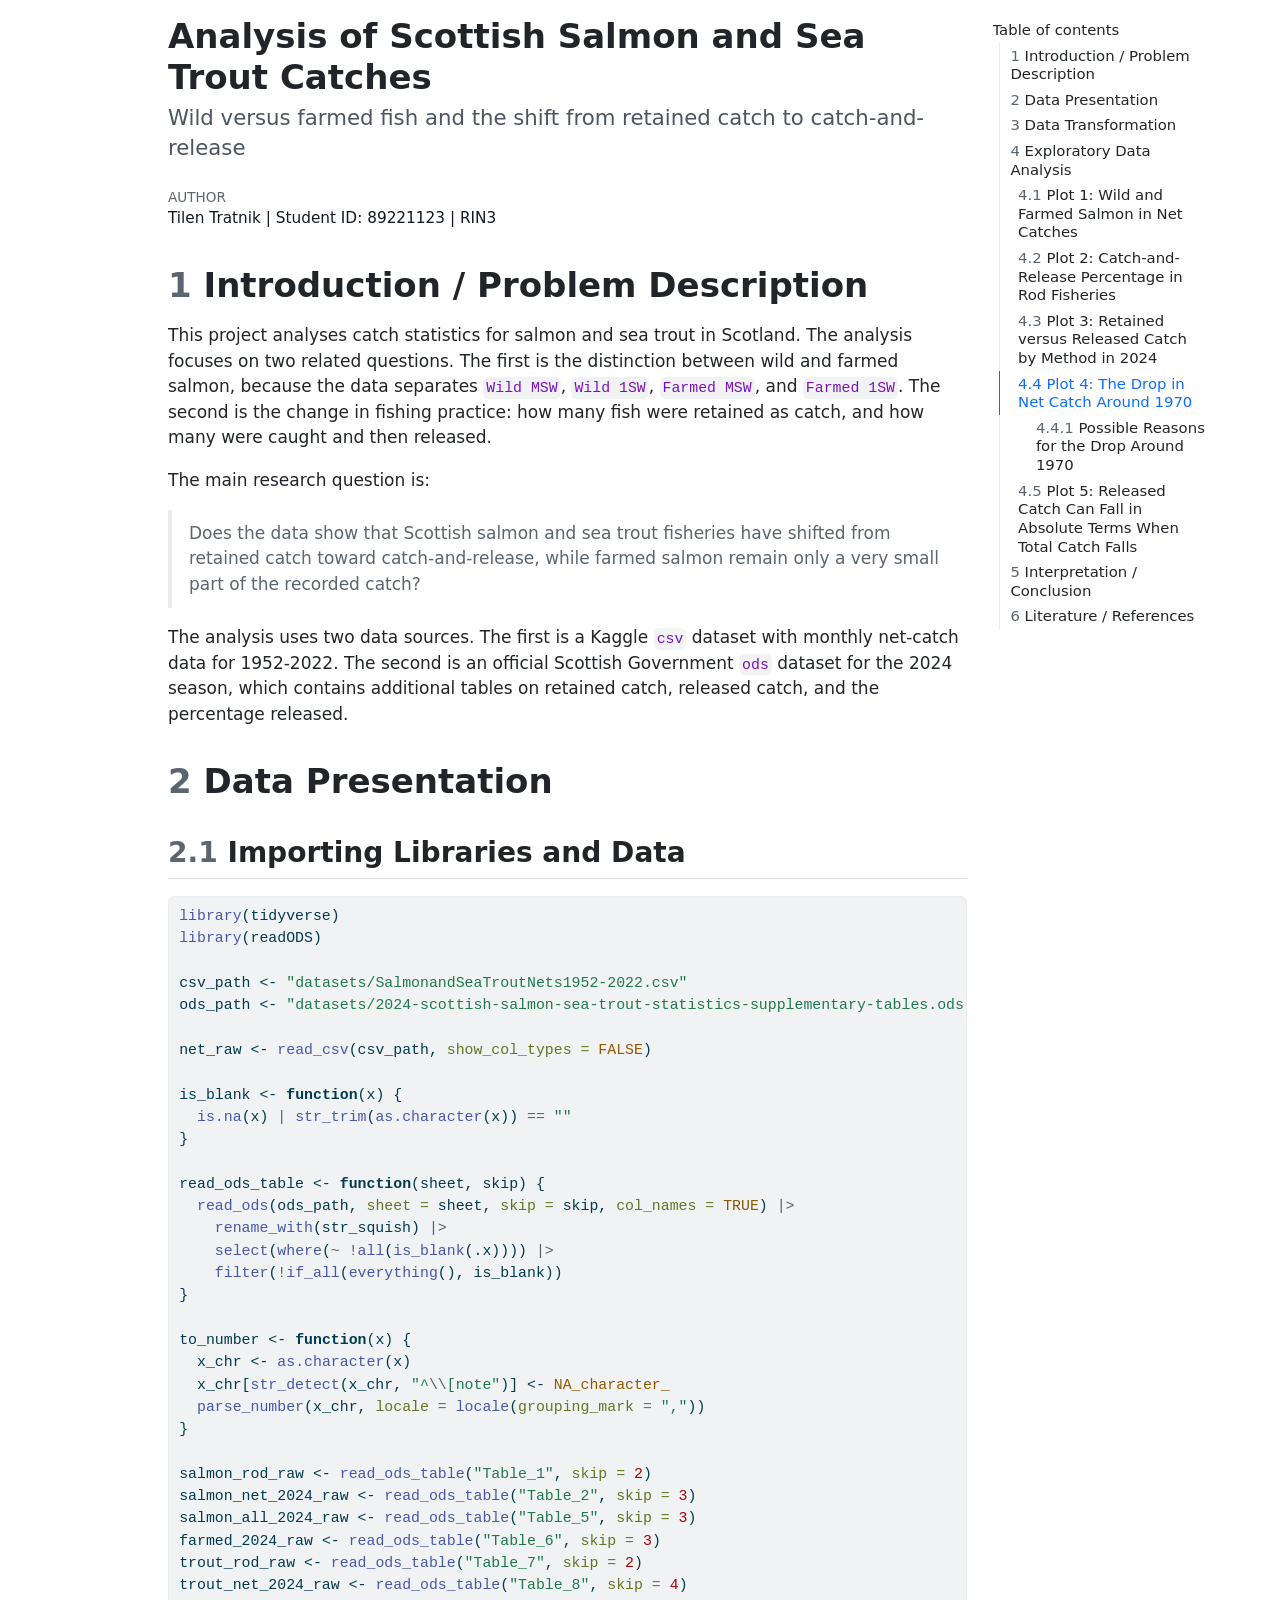
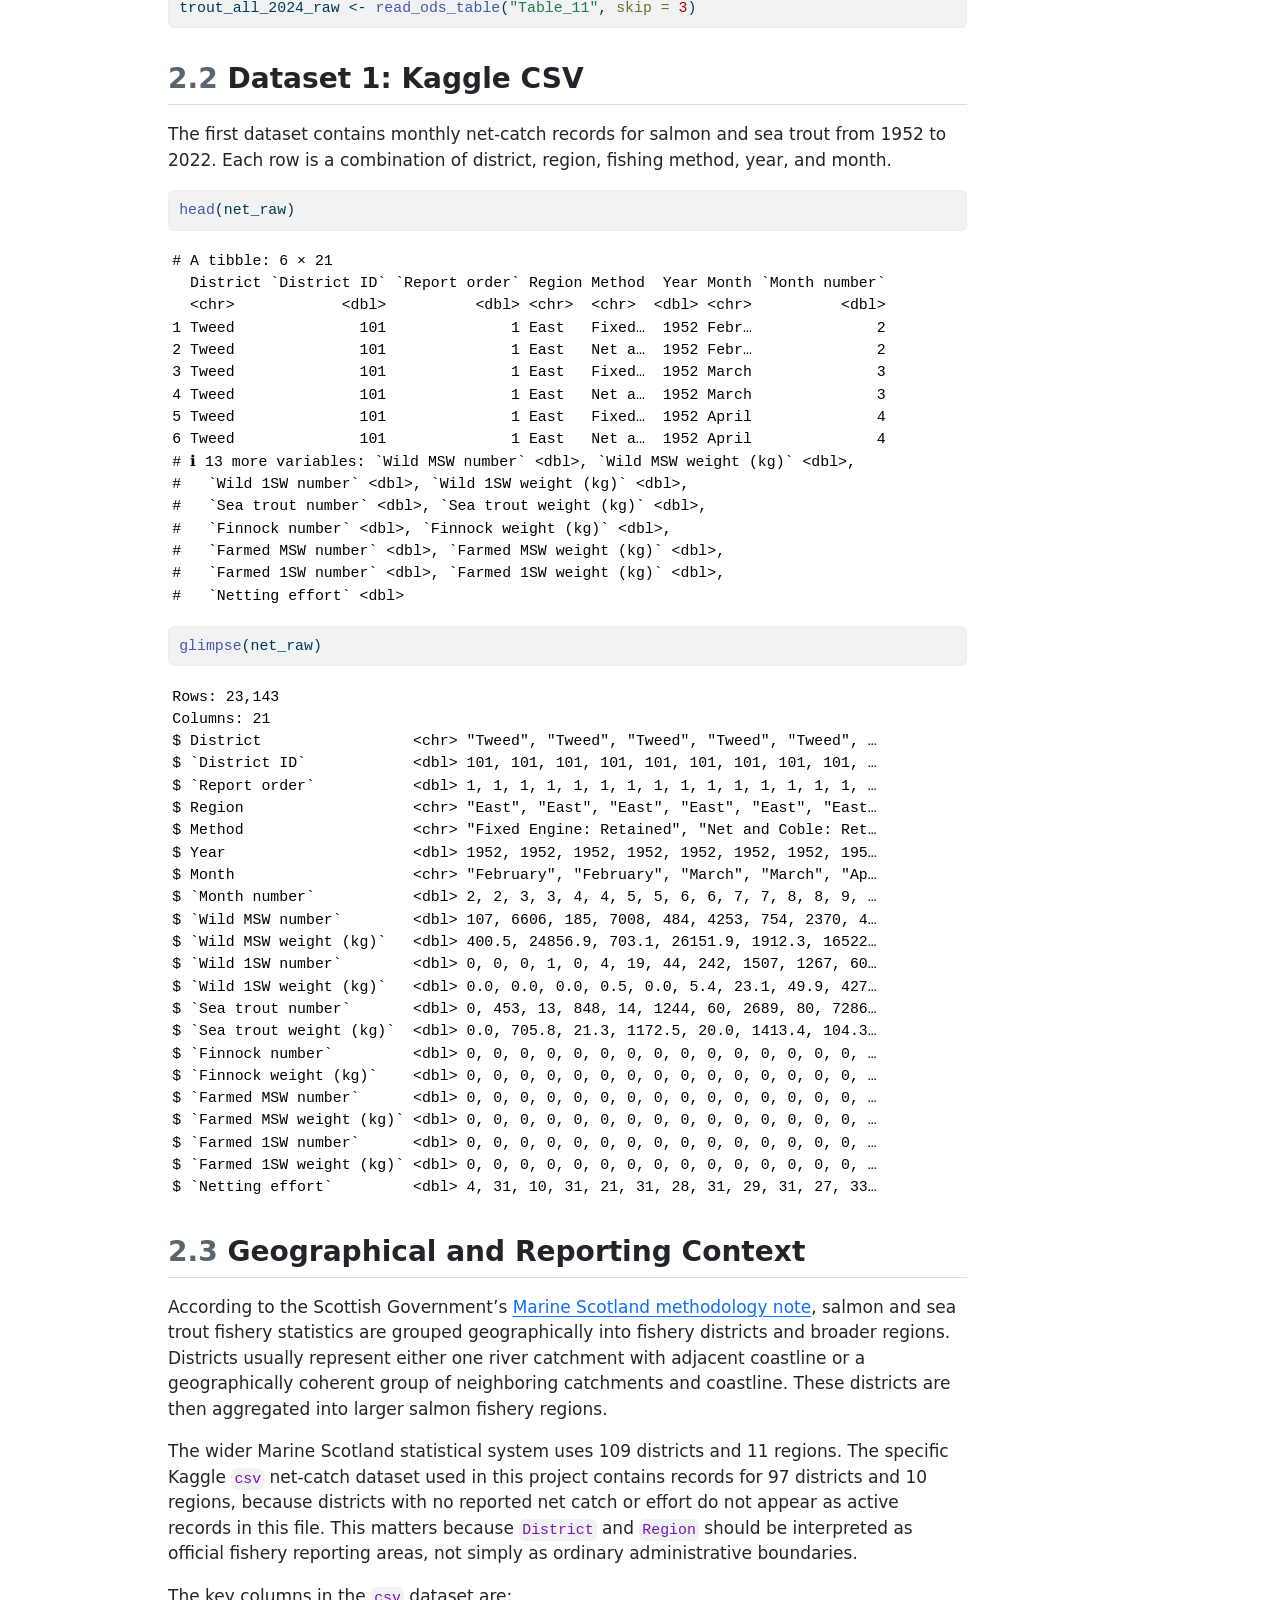
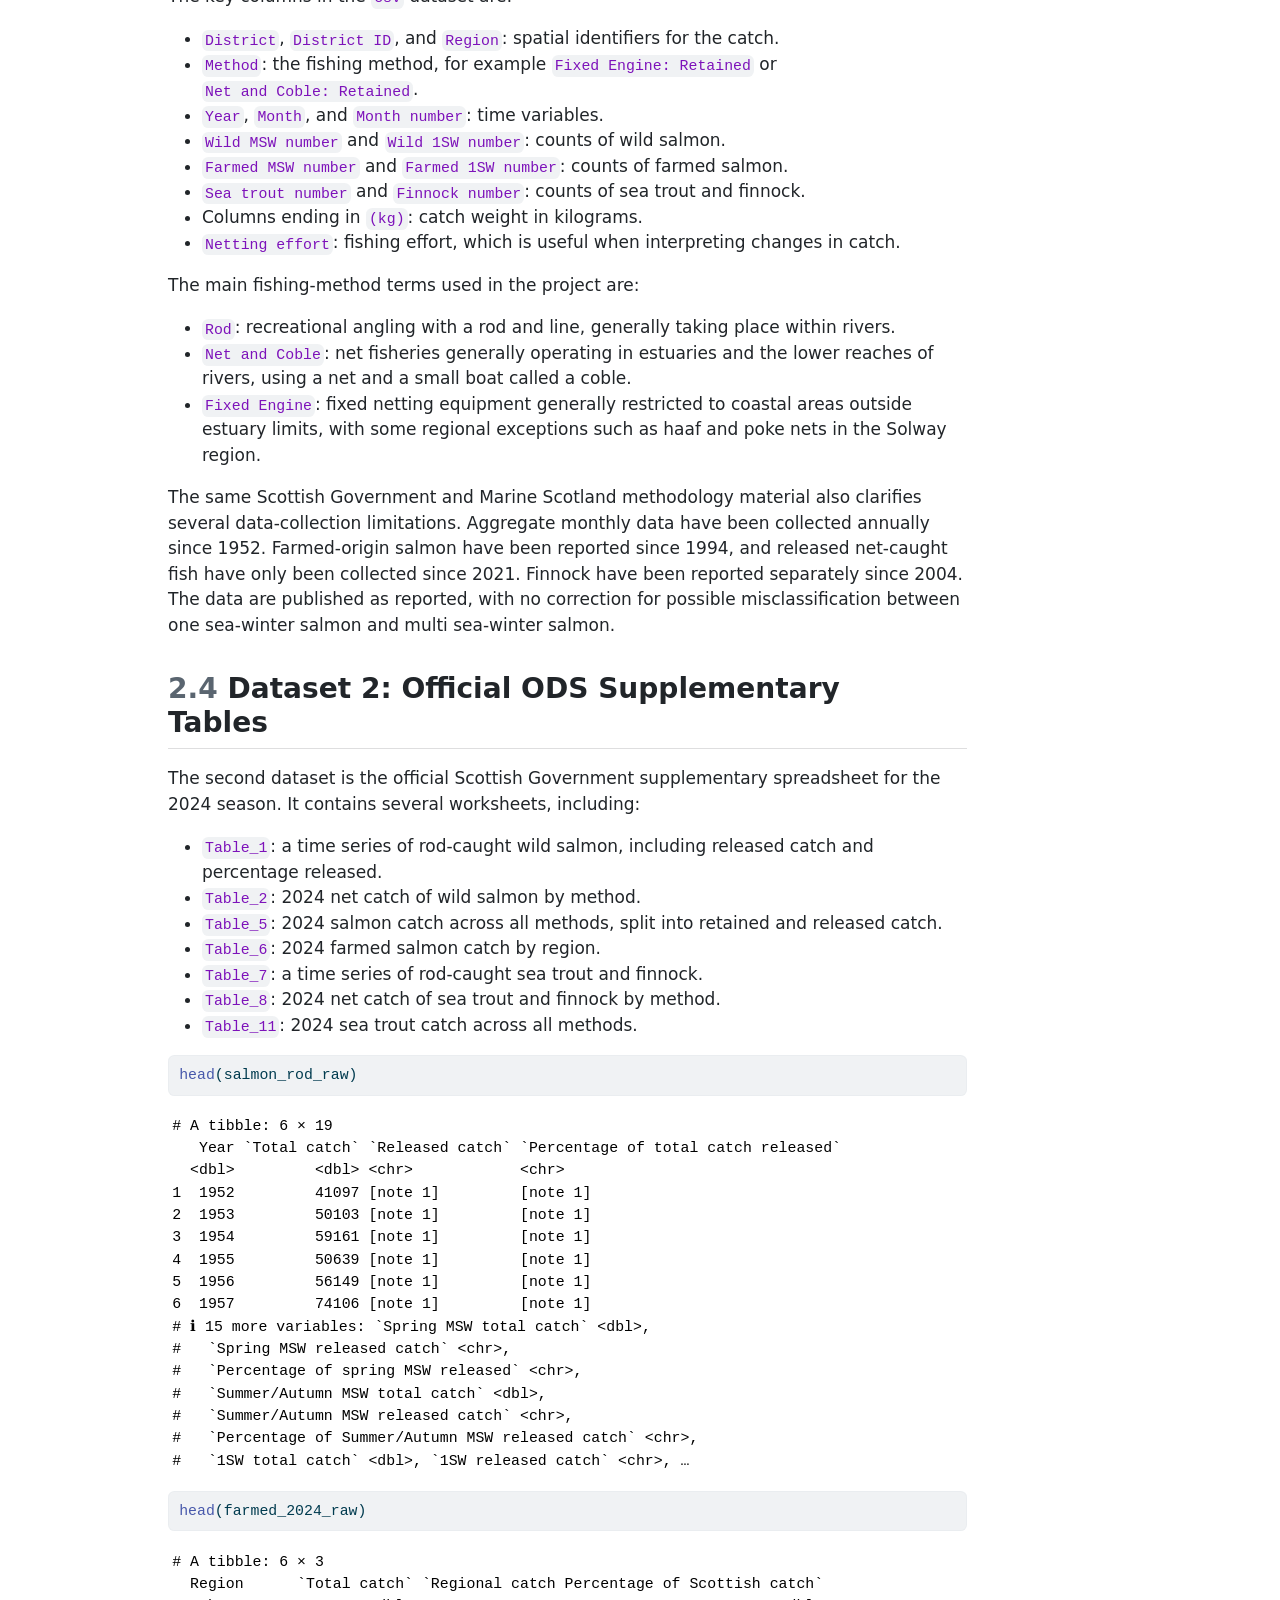
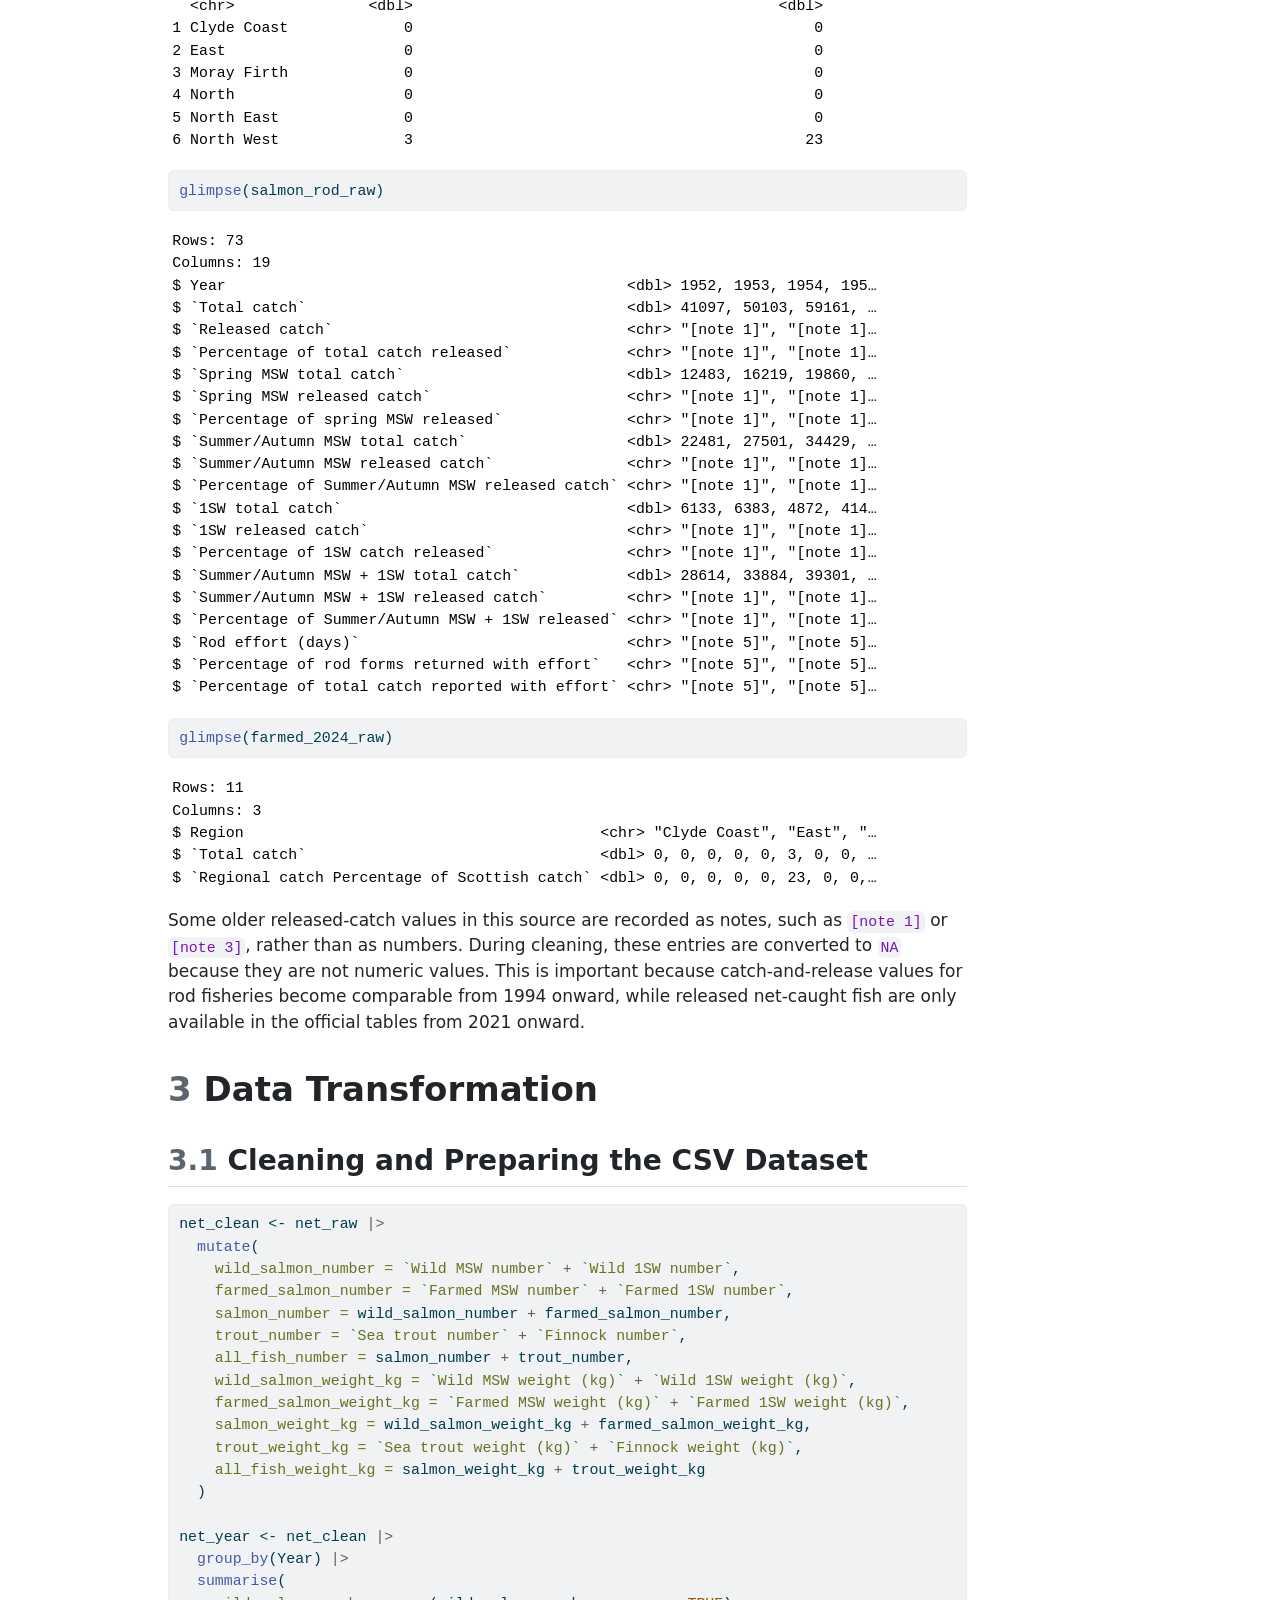
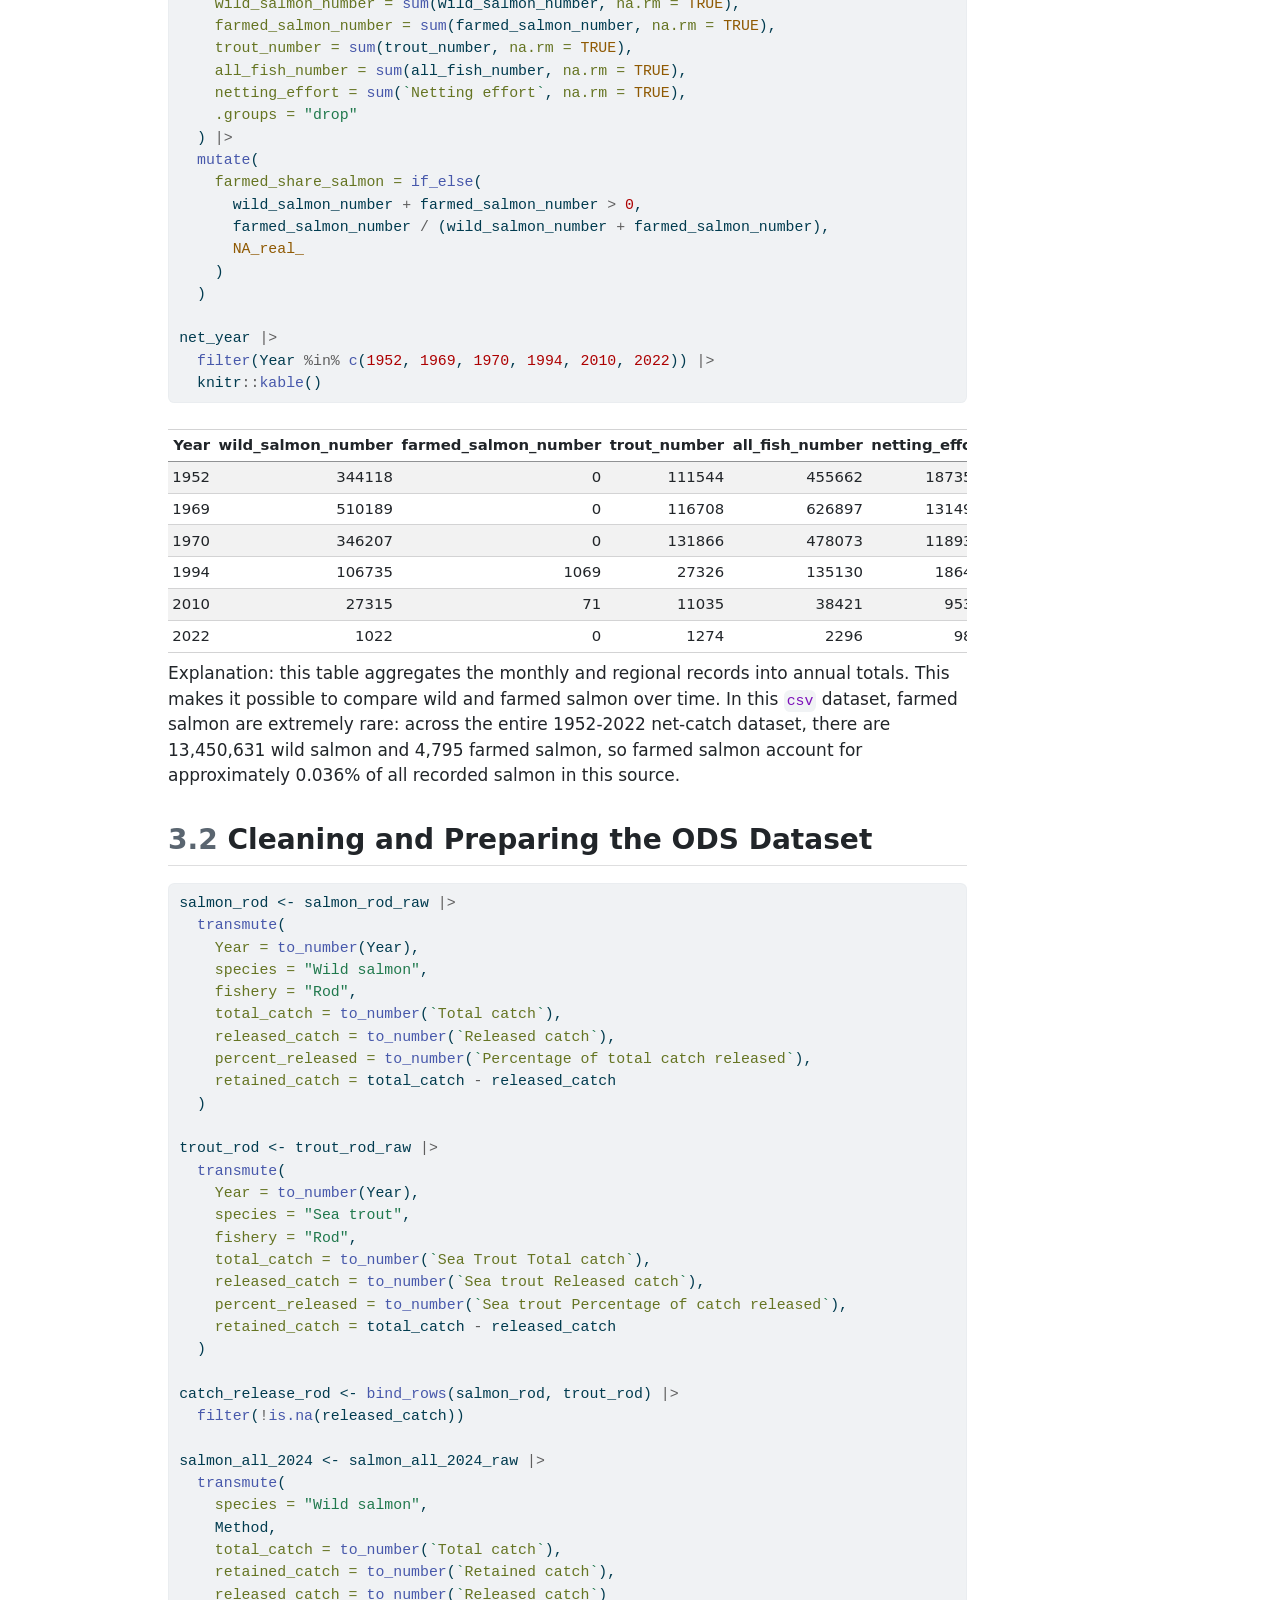
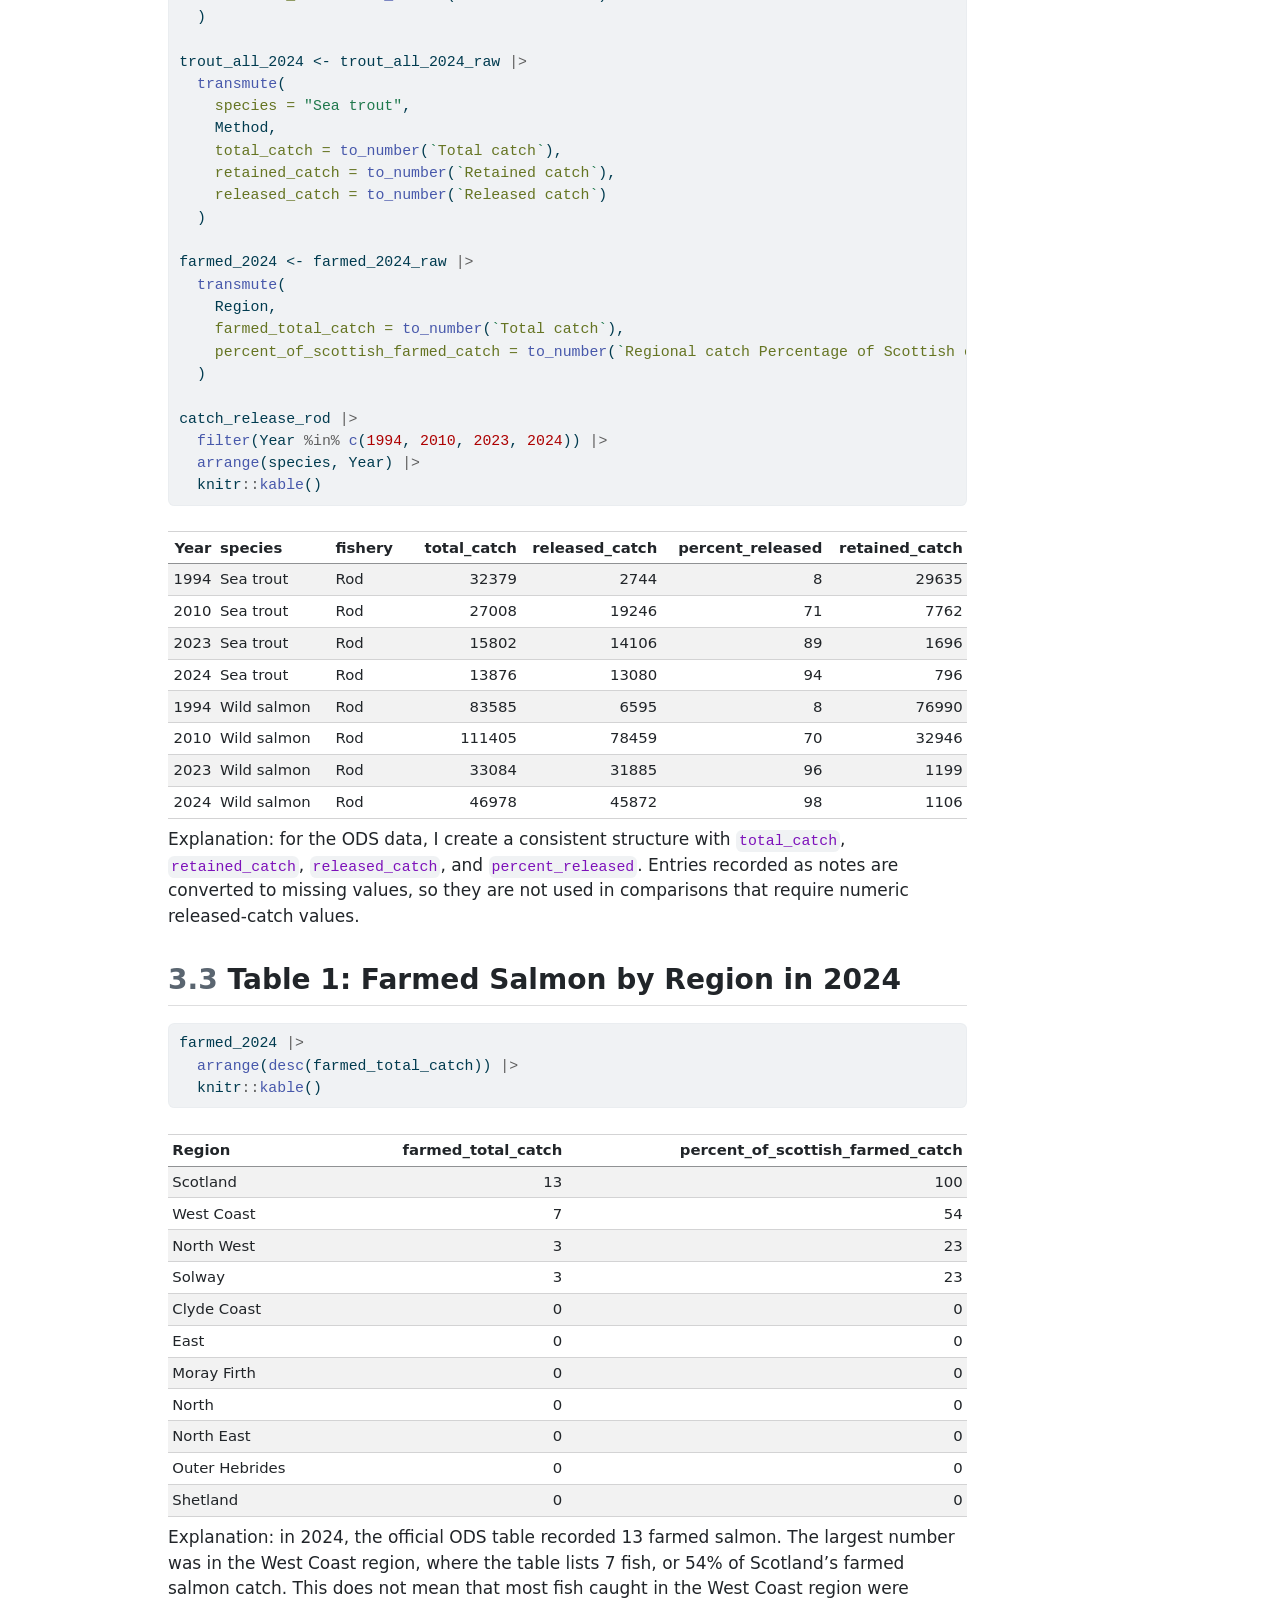
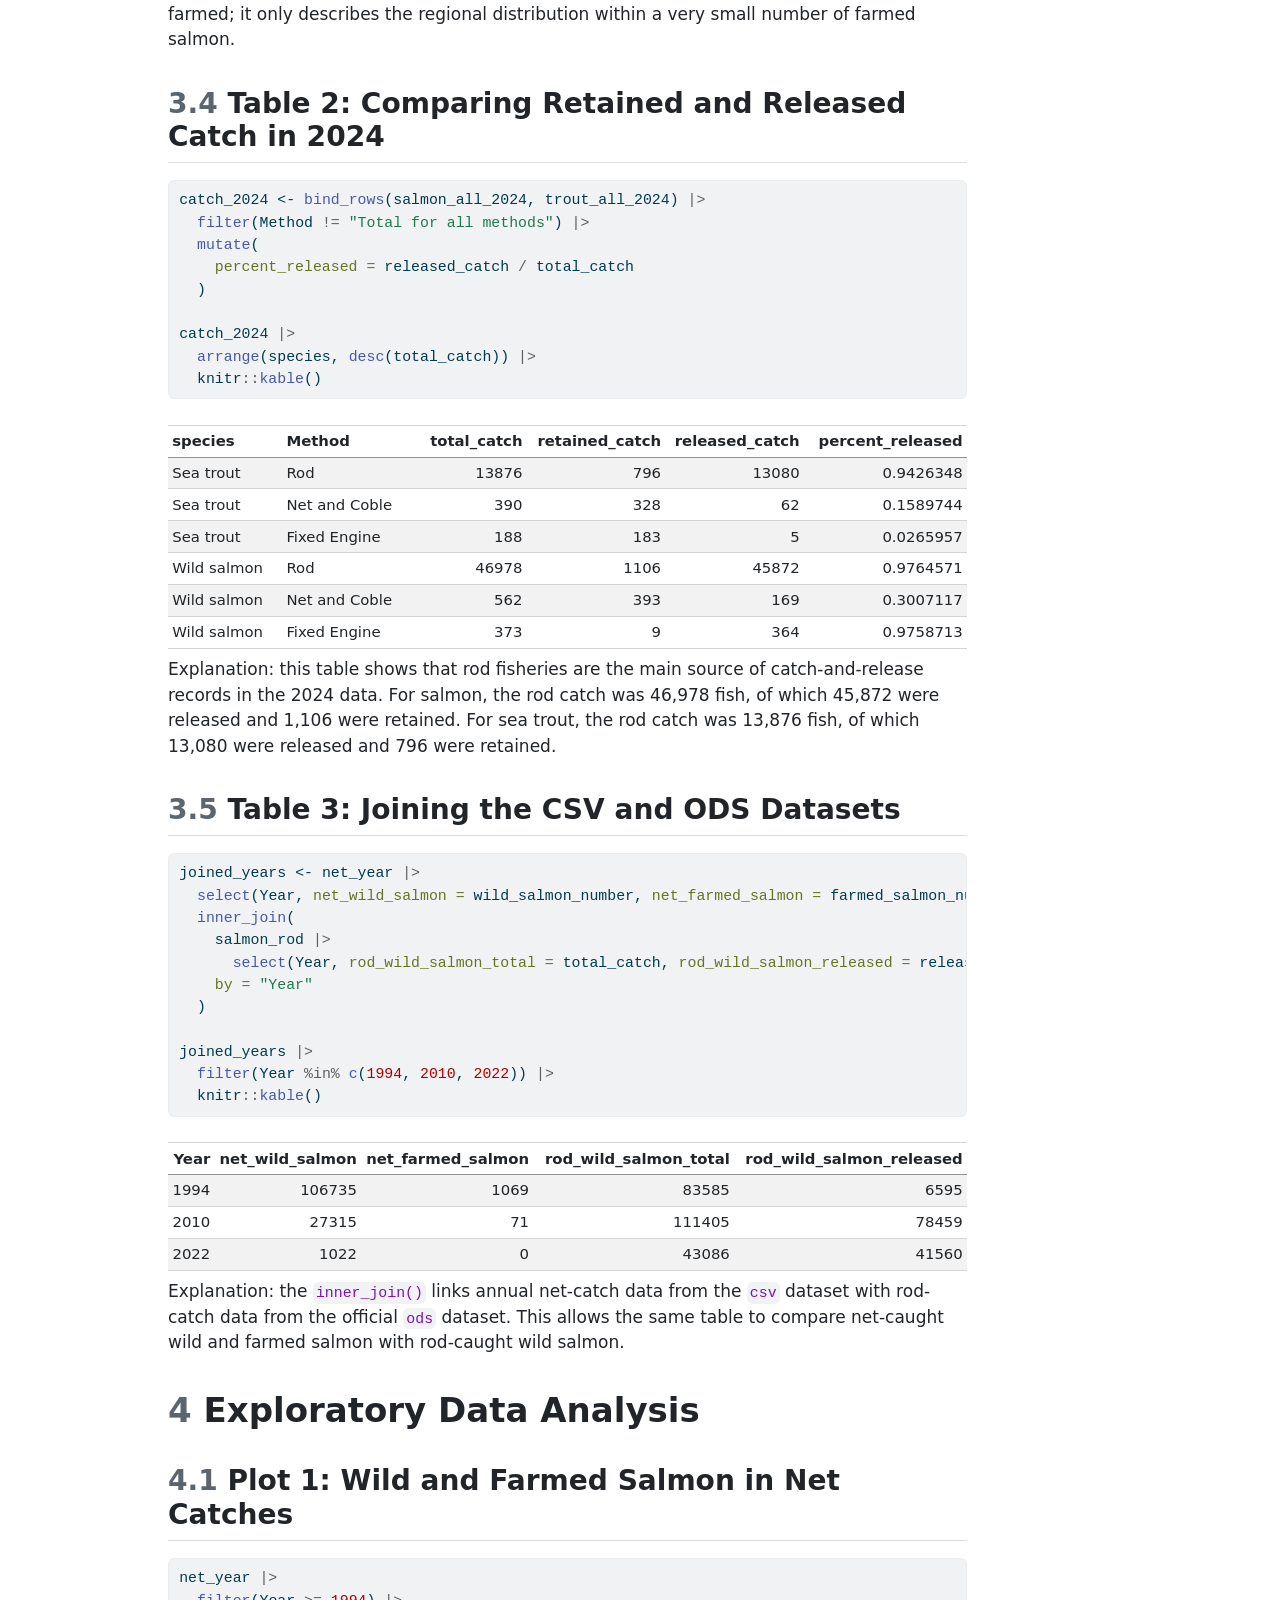
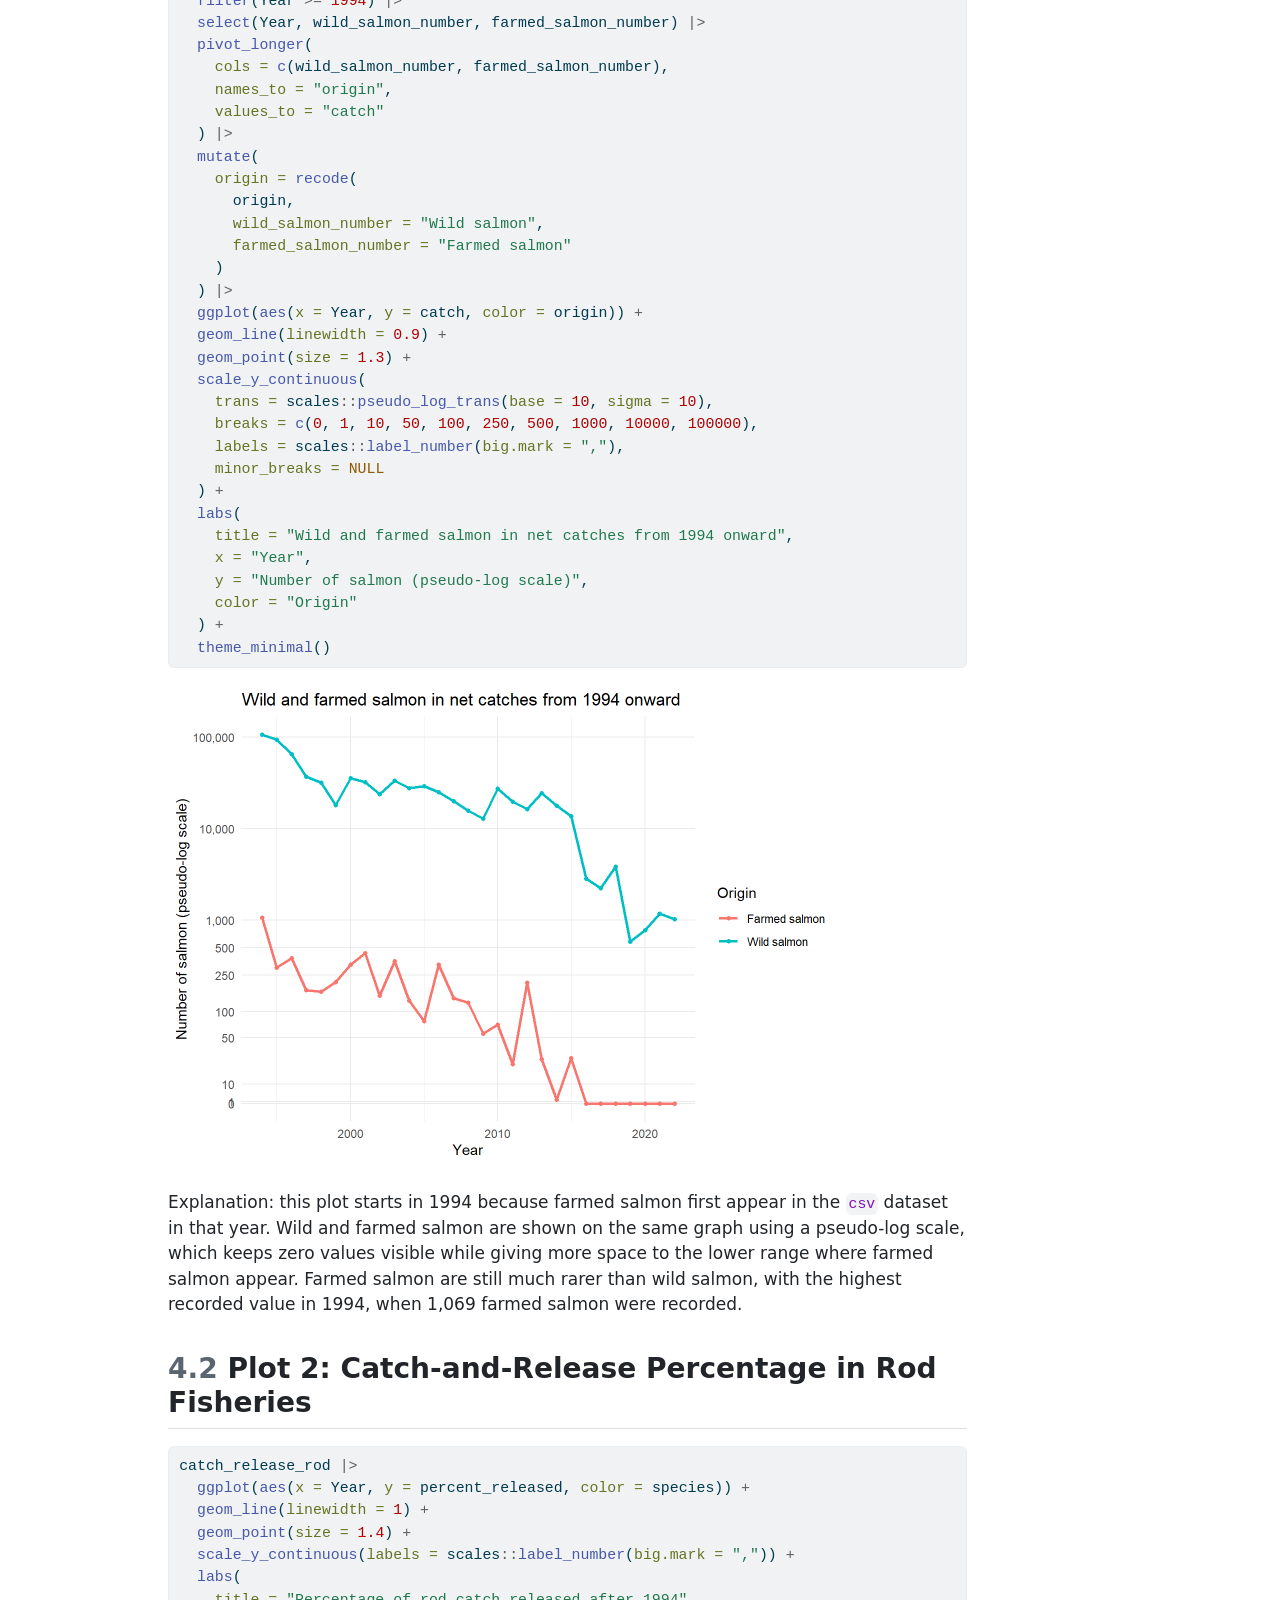
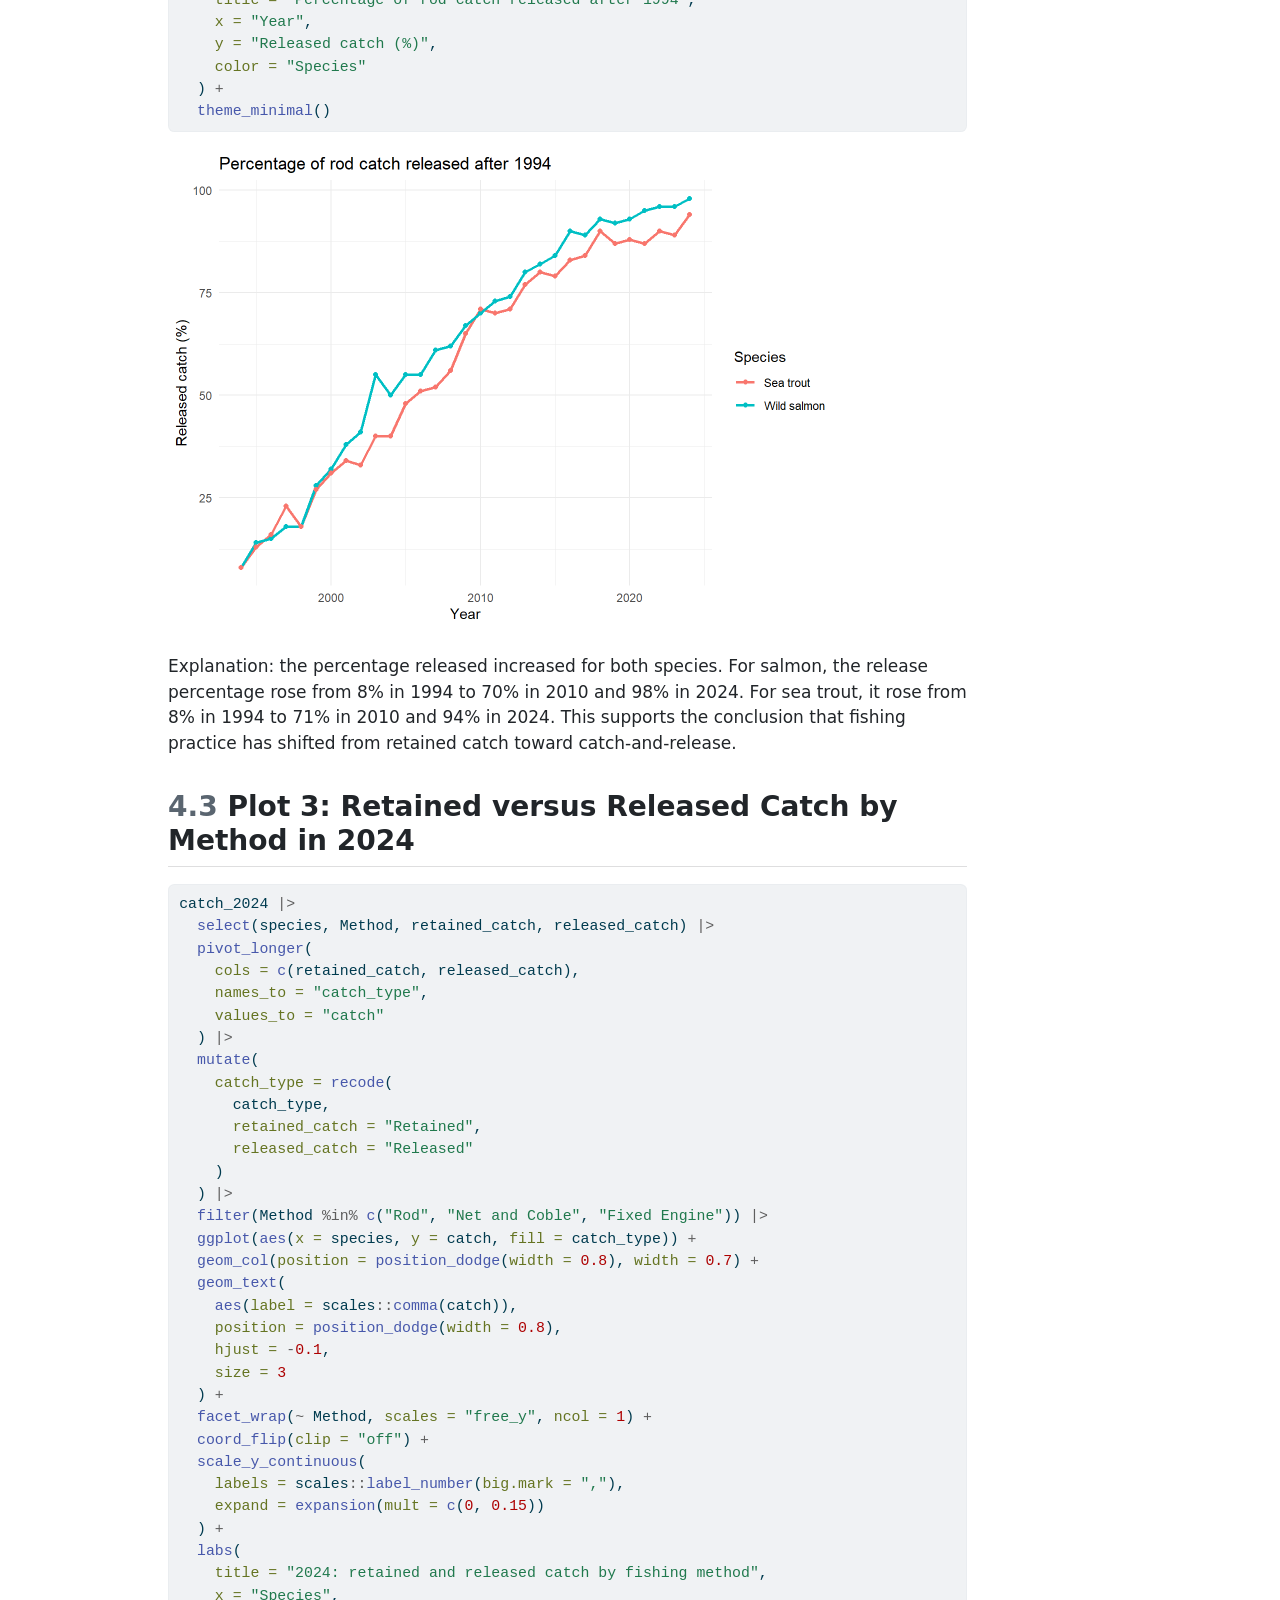
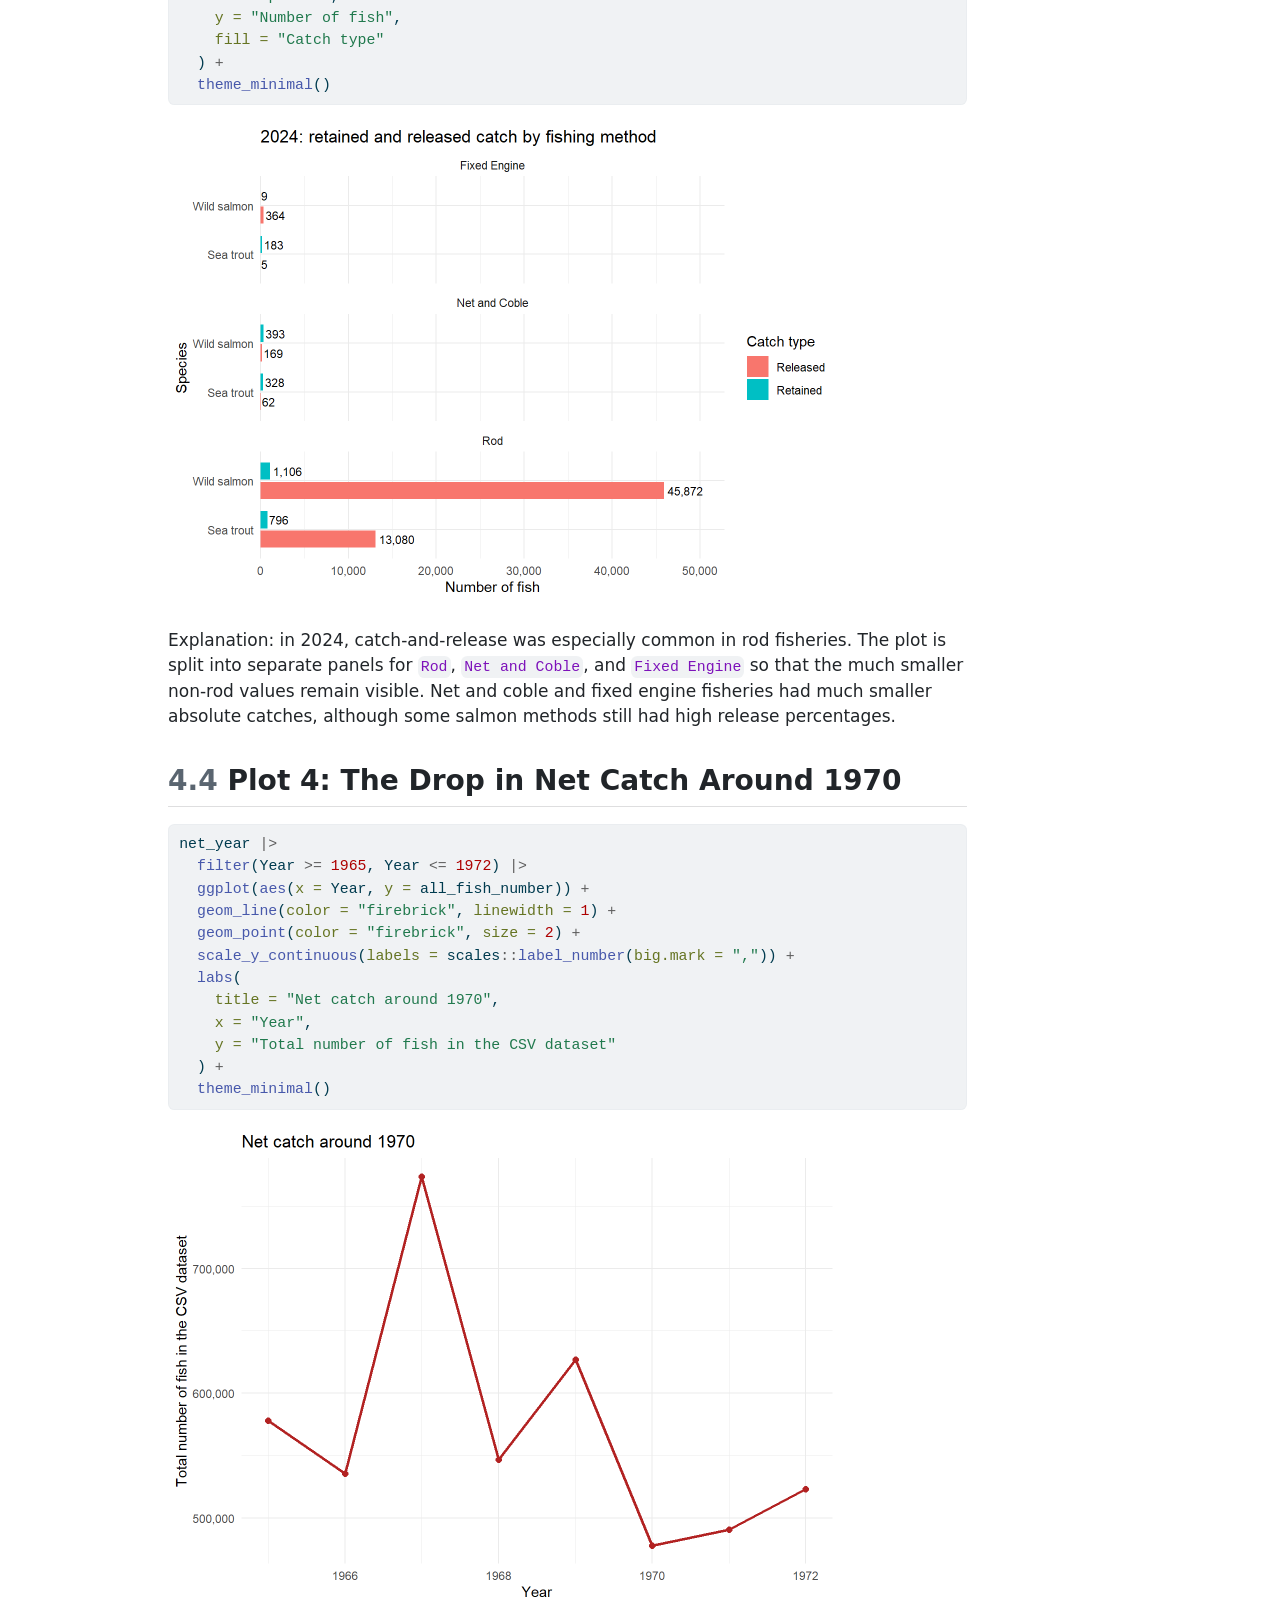
<file: Project/index.html>
<!DOCTYPE html>
<html xmlns="http://www.w3.org/1999/xhtml" lang="en" xml:lang="en"><head>

<meta charset="utf-8">
<meta name="generator" content="quarto-1.9.37">

<meta name="viewport" content="width=device-width, initial-scale=1.0, user-scalable=yes">

<meta name="author" content="Tilen Tratnik | Student ID: 89221123 | RIN3">

<title>Analysis of Scottish Salmon and Sea Trout Catches</title>
<style>
/* Default styles provided by pandoc.
** See https://pandoc.org/MANUAL.html#variables-for-html for config info.
*/
code{white-space: pre-wrap;}
span.smallcaps{font-variant: small-caps;}
div.columns{display: flex; gap: min(4vw, 1.5em);}
div.column{flex: auto; overflow-x: auto;}
div.hanging-indent{margin-left: 1.5em; text-indent: -1.5em;}
ul.task-list{list-style: none;}
ul.task-list li input[type="checkbox"] {
  width: 0.8em;
  margin: 0 0.8em 0.2em -1em; /* quarto-specific, see https://github.com/quarto-dev/quarto-cli/issues/4556 */ 
  vertical-align: middle;
}
/* CSS for syntax highlighting */
html { -webkit-text-size-adjust: 100%; }
pre > code.sourceCode { white-space: pre; position: relative; }
pre > code.sourceCode > span { display: inline-block; line-height: 1.25; }
pre > code.sourceCode > span:empty { height: 1.2em; }
.sourceCode { overflow: visible; }
code.sourceCode > span { color: inherit; text-decoration: inherit; }
div.sourceCode { margin: 1em 0; }
pre.sourceCode { margin: 0; }
@media screen {
div.sourceCode { overflow: auto; }
}
@media print {
pre > code.sourceCode { white-space: pre-wrap; }
pre > code.sourceCode > span { text-indent: -5em; padding-left: 5em; }
}
pre.numberSource code
  { counter-reset: source-line 0; }
pre.numberSource code > span
  { position: relative; left: -4em; counter-increment: source-line; }
pre.numberSource code > span > a:first-child::before
  { content: counter(source-line);
    position: relative; left: -1em; text-align: right; vertical-align: baseline;
    border: none; display: inline-block;
    -webkit-touch-callout: none; -webkit-user-select: none;
    -khtml-user-select: none; -moz-user-select: none;
    -ms-user-select: none; user-select: none;
    padding: 0 4px; width: 4em;
  }
pre.numberSource { margin-left: 3em;  padding-left: 4px; }
@media screen {
pre > code.sourceCode > span > a:first-child::before { text-decoration: underline; }
}
</style>


<script src="Project_files/libs/clipboard/clipboard.min.js"></script>
<script src="Project_files/libs/quarto-html/quarto.js" type="module"></script>
<script src="Project_files/libs/quarto-html/tabsets/tabsets.js" type="module"></script>
<script src="Project_files/libs/quarto-html/popper.min.js"></script>
<script src="Project_files/libs/quarto-html/tippy.umd.min.js"></script>
<script src="Project_files/libs/quarto-html/anchor.min.js"></script>
<link href="Project_files/libs/quarto-html/tippy.css" rel="stylesheet">
<link href="Project_files/libs/quarto-html/quarto-syntax-highlighting-7f8f88aac4f3542376d5c11b86a4c14d.css" rel="stylesheet" id="quarto-text-highlighting-styles">
<script src="Project_files/libs/bootstrap/bootstrap.min.js"></script>
<link href="Project_files/libs/bootstrap/bootstrap-icons.css" rel="stylesheet">
<link href="Project_files/libs/bootstrap/bootstrap-efbb37e9afcc02144ebbc7afd12a776f.min.css" rel="stylesheet" append-hash="true" id="quarto-bootstrap" data-mode="light">


<link rel="stylesheet" href="styles.css">
</head>

<body class="quarto-light">

<div id="quarto-content" class="page-columns page-rows-contents page-layout-article">
<div id="quarto-margin-sidebar" class="sidebar margin-sidebar">
  <nav id="TOC" role="doc-toc" class="toc-active">
    <h2 id="toc-title">Table of contents</h2>
   
  <ul>
  <li><a href="#introduction-problem-description" id="toc-introduction-problem-description" class="nav-link active" data-scroll-target="#introduction-problem-description"><span class="header-section-number">1</span> Introduction / Problem Description</a></li>
  <li><a href="#data-presentation" id="toc-data-presentation" class="nav-link" data-scroll-target="#data-presentation"><span class="header-section-number">2</span> Data Presentation</a>
  <ul class="collapse">
  <li><a href="#importing-libraries-and-data" id="toc-importing-libraries-and-data" class="nav-link" data-scroll-target="#importing-libraries-and-data"><span class="header-section-number">2.1</span> Importing Libraries and Data</a></li>
  <li><a href="#dataset-1-kaggle-csv" id="toc-dataset-1-kaggle-csv" class="nav-link" data-scroll-target="#dataset-1-kaggle-csv"><span class="header-section-number">2.2</span> Dataset 1: Kaggle CSV</a></li>
  <li><a href="#geographical-and-reporting-context" id="toc-geographical-and-reporting-context" class="nav-link" data-scroll-target="#geographical-and-reporting-context"><span class="header-section-number">2.3</span> Geographical and Reporting Context</a></li>
  <li><a href="#dataset-2-official-ods-supplementary-tables" id="toc-dataset-2-official-ods-supplementary-tables" class="nav-link" data-scroll-target="#dataset-2-official-ods-supplementary-tables"><span class="header-section-number">2.4</span> Dataset 2: Official ODS Supplementary Tables</a></li>
  </ul></li>
  <li><a href="#data-transformation" id="toc-data-transformation" class="nav-link" data-scroll-target="#data-transformation"><span class="header-section-number">3</span> Data Transformation</a>
  <ul class="collapse">
  <li><a href="#cleaning-and-preparing-the-csv-dataset" id="toc-cleaning-and-preparing-the-csv-dataset" class="nav-link" data-scroll-target="#cleaning-and-preparing-the-csv-dataset"><span class="header-section-number">3.1</span> Cleaning and Preparing the CSV Dataset</a></li>
  <li><a href="#cleaning-and-preparing-the-ods-dataset" id="toc-cleaning-and-preparing-the-ods-dataset" class="nav-link" data-scroll-target="#cleaning-and-preparing-the-ods-dataset"><span class="header-section-number">3.2</span> Cleaning and Preparing the ODS Dataset</a></li>
  <li><a href="#table-1-farmed-salmon-by-region-in-2024" id="toc-table-1-farmed-salmon-by-region-in-2024" class="nav-link" data-scroll-target="#table-1-farmed-salmon-by-region-in-2024"><span class="header-section-number">3.3</span> Table 1: Farmed Salmon by Region in 2024</a></li>
  <li><a href="#table-2-comparing-retained-and-released-catch-in-2024" id="toc-table-2-comparing-retained-and-released-catch-in-2024" class="nav-link" data-scroll-target="#table-2-comparing-retained-and-released-catch-in-2024"><span class="header-section-number">3.4</span> Table 2: Comparing Retained and Released Catch in 2024</a></li>
  <li><a href="#table-3-joining-the-csv-and-ods-datasets" id="toc-table-3-joining-the-csv-and-ods-datasets" class="nav-link" data-scroll-target="#table-3-joining-the-csv-and-ods-datasets"><span class="header-section-number">3.5</span> Table 3: Joining the CSV and ODS Datasets</a></li>
  </ul></li>
  <li><a href="#exploratory-data-analysis" id="toc-exploratory-data-analysis" class="nav-link" data-scroll-target="#exploratory-data-analysis"><span class="header-section-number">4</span> Exploratory Data Analysis</a>
  <ul class="collapse">
  <li><a href="#plot-1-wild-and-farmed-salmon-in-net-catches" id="toc-plot-1-wild-and-farmed-salmon-in-net-catches" class="nav-link" data-scroll-target="#plot-1-wild-and-farmed-salmon-in-net-catches"><span class="header-section-number">4.1</span> Plot 1: Wild and Farmed Salmon in Net Catches</a></li>
  <li><a href="#plot-2-catch-and-release-percentage-in-rod-fisheries" id="toc-plot-2-catch-and-release-percentage-in-rod-fisheries" class="nav-link" data-scroll-target="#plot-2-catch-and-release-percentage-in-rod-fisheries"><span class="header-section-number">4.2</span> Plot 2: Catch-and-Release Percentage in Rod Fisheries</a></li>
  <li><a href="#plot-3-retained-versus-released-catch-by-method-in-2024" id="toc-plot-3-retained-versus-released-catch-by-method-in-2024" class="nav-link" data-scroll-target="#plot-3-retained-versus-released-catch-by-method-in-2024"><span class="header-section-number">4.3</span> Plot 3: Retained versus Released Catch by Method in 2024</a></li>
  <li><a href="#plot-4-the-drop-in-net-catch-around-1970" id="toc-plot-4-the-drop-in-net-catch-around-1970" class="nav-link" data-scroll-target="#plot-4-the-drop-in-net-catch-around-1970"><span class="header-section-number">4.4</span> Plot 4: The Drop in Net Catch Around 1970</a>
  <ul class="collapse">
  <li><a href="#possible-reasons-for-the-drop-around-1970" id="toc-possible-reasons-for-the-drop-around-1970" class="nav-link" data-scroll-target="#possible-reasons-for-the-drop-around-1970"><span class="header-section-number">4.4.1</span> Possible Reasons for the Drop Around 1970</a></li>
  </ul></li>
  <li><a href="#plot-5-released-catch-can-fall-in-absolute-terms-when-total-catch-falls" id="toc-plot-5-released-catch-can-fall-in-absolute-terms-when-total-catch-falls" class="nav-link" data-scroll-target="#plot-5-released-catch-can-fall-in-absolute-terms-when-total-catch-falls"><span class="header-section-number">4.5</span> Plot 5: Released Catch Can Fall in Absolute Terms When Total Catch Falls</a></li>
  </ul></li>
  <li><a href="#interpretation-conclusion" id="toc-interpretation-conclusion" class="nav-link" data-scroll-target="#interpretation-conclusion"><span class="header-section-number">5</span> Interpretation / Conclusion</a></li>
  <li><a href="#literature-references" id="toc-literature-references" class="nav-link" data-scroll-target="#literature-references"><span class="header-section-number">6</span> Literature / References</a></li>
  </ul>
</nav>
</div>
<main class="content" id="quarto-document-content">

<header id="title-block-header" class="quarto-title-block default">
<div class="quarto-title">
<h1 class="title">Analysis of Scottish Salmon and Sea Trout Catches</h1>
<p class="subtitle lead">Wild versus farmed fish and the shift from retained catch to catch-and-release</p>
</div>



<div class="quarto-title-meta">

    <div>
    <div class="quarto-title-meta-heading">Author</div>
    <div class="quarto-title-meta-contents">
             <p>Tilen Tratnik | Student ID: 89221123 | RIN3 </p>
          </div>
  </div>
    
  
    
  </div>
  


</header>


<section id="introduction-problem-description" class="level1" data-number="1">
<h1 data-number="1"><span class="header-section-number">1</span> Introduction / Problem Description</h1>
<p>This project analyses catch statistics for salmon and sea trout in Scotland. The analysis focuses on two related questions. The first is the distinction between wild and farmed salmon, because the data separates <code>Wild MSW</code>, <code>Wild 1SW</code>, <code>Farmed MSW</code>, and <code>Farmed 1SW</code>. The second is the change in fishing practice: how many fish were retained as catch, and how many were caught and then released.</p>
<p>The main research question is:</p>
<blockquote class="blockquote">
<p>Does the data show that Scottish salmon and sea trout fisheries have shifted from retained catch toward catch-and-release, while farmed salmon remain only a very small part of the recorded catch?</p>
</blockquote>
<p>The analysis uses two data sources. The first is a Kaggle <code>csv</code> dataset with monthly net-catch data for 1952-2022. The second is an official Scottish Government <code>ods</code> dataset for the 2024 season, which contains additional tables on retained catch, released catch, and the percentage released.</p>
</section>
<section id="data-presentation" class="level1" data-number="2">
<h1 data-number="2"><span class="header-section-number">2</span> Data Presentation</h1>
<section id="importing-libraries-and-data" class="level2" data-number="2.1">
<h2 data-number="2.1" class="anchored" data-anchor-id="importing-libraries-and-data"><span class="header-section-number">2.1</span> Importing Libraries and Data</h2>
<div class="cell">
<div class="code-copy-outer-scaffold"><div class="sourceCode cell-code" id="cb1"><pre class="sourceCode r code-with-copy"><code class="sourceCode r"><span id="cb1-1"><a href="#cb1-1" aria-hidden="true" tabindex="-1"></a><span class="fu">library</span>(tidyverse)</span>
<span id="cb1-2"><a href="#cb1-2" aria-hidden="true" tabindex="-1"></a><span class="fu">library</span>(readODS)</span>
<span id="cb1-3"><a href="#cb1-3" aria-hidden="true" tabindex="-1"></a></span>
<span id="cb1-4"><a href="#cb1-4" aria-hidden="true" tabindex="-1"></a>csv_path <span class="ot">&lt;-</span> <span class="st">"datasets/SalmonandSeaTroutNets1952-2022.csv"</span></span>
<span id="cb1-5"><a href="#cb1-5" aria-hidden="true" tabindex="-1"></a>ods_path <span class="ot">&lt;-</span> <span class="st">"datasets/2024-scottish-salmon-sea-trout-statistics-supplementary-tables.ods"</span></span>
<span id="cb1-6"><a href="#cb1-6" aria-hidden="true" tabindex="-1"></a></span>
<span id="cb1-7"><a href="#cb1-7" aria-hidden="true" tabindex="-1"></a>net_raw <span class="ot">&lt;-</span> <span class="fu">read_csv</span>(csv_path, <span class="at">show_col_types =</span> <span class="cn">FALSE</span>)</span>
<span id="cb1-8"><a href="#cb1-8" aria-hidden="true" tabindex="-1"></a></span>
<span id="cb1-9"><a href="#cb1-9" aria-hidden="true" tabindex="-1"></a>is_blank <span class="ot">&lt;-</span> <span class="cf">function</span>(x) {</span>
<span id="cb1-10"><a href="#cb1-10" aria-hidden="true" tabindex="-1"></a>  <span class="fu">is.na</span>(x) <span class="sc">|</span> <span class="fu">str_trim</span>(<span class="fu">as.character</span>(x)) <span class="sc">==</span> <span class="st">""</span></span>
<span id="cb1-11"><a href="#cb1-11" aria-hidden="true" tabindex="-1"></a>}</span>
<span id="cb1-12"><a href="#cb1-12" aria-hidden="true" tabindex="-1"></a></span>
<span id="cb1-13"><a href="#cb1-13" aria-hidden="true" tabindex="-1"></a>read_ods_table <span class="ot">&lt;-</span> <span class="cf">function</span>(sheet, skip) {</span>
<span id="cb1-14"><a href="#cb1-14" aria-hidden="true" tabindex="-1"></a>  <span class="fu">read_ods</span>(ods_path, <span class="at">sheet =</span> sheet, <span class="at">skip =</span> skip, <span class="at">col_names =</span> <span class="cn">TRUE</span>) <span class="sc">|&gt;</span></span>
<span id="cb1-15"><a href="#cb1-15" aria-hidden="true" tabindex="-1"></a>    <span class="fu">rename_with</span>(str_squish) <span class="sc">|&gt;</span></span>
<span id="cb1-16"><a href="#cb1-16" aria-hidden="true" tabindex="-1"></a>    <span class="fu">select</span>(<span class="fu">where</span>(<span class="sc">~</span> <span class="sc">!</span><span class="fu">all</span>(<span class="fu">is_blank</span>(.x)))) <span class="sc">|&gt;</span></span>
<span id="cb1-17"><a href="#cb1-17" aria-hidden="true" tabindex="-1"></a>    <span class="fu">filter</span>(<span class="sc">!</span><span class="fu">if_all</span>(<span class="fu">everything</span>(), is_blank))</span>
<span id="cb1-18"><a href="#cb1-18" aria-hidden="true" tabindex="-1"></a>}</span>
<span id="cb1-19"><a href="#cb1-19" aria-hidden="true" tabindex="-1"></a></span>
<span id="cb1-20"><a href="#cb1-20" aria-hidden="true" tabindex="-1"></a>to_number <span class="ot">&lt;-</span> <span class="cf">function</span>(x) {</span>
<span id="cb1-21"><a href="#cb1-21" aria-hidden="true" tabindex="-1"></a>  x_chr <span class="ot">&lt;-</span> <span class="fu">as.character</span>(x)</span>
<span id="cb1-22"><a href="#cb1-22" aria-hidden="true" tabindex="-1"></a>  x_chr[<span class="fu">str_detect</span>(x_chr, <span class="st">"^</span><span class="sc">\\</span><span class="st">[note"</span>)] <span class="ot">&lt;-</span> <span class="cn">NA_character_</span></span>
<span id="cb1-23"><a href="#cb1-23" aria-hidden="true" tabindex="-1"></a>  <span class="fu">parse_number</span>(x_chr, <span class="at">locale =</span> <span class="fu">locale</span>(<span class="at">grouping_mark =</span> <span class="st">","</span>))</span>
<span id="cb1-24"><a href="#cb1-24" aria-hidden="true" tabindex="-1"></a>}</span>
<span id="cb1-25"><a href="#cb1-25" aria-hidden="true" tabindex="-1"></a></span>
<span id="cb1-26"><a href="#cb1-26" aria-hidden="true" tabindex="-1"></a>salmon_rod_raw <span class="ot">&lt;-</span> <span class="fu">read_ods_table</span>(<span class="st">"Table_1"</span>, <span class="at">skip =</span> <span class="dv">2</span>)</span>
<span id="cb1-27"><a href="#cb1-27" aria-hidden="true" tabindex="-1"></a>salmon_net_2024_raw <span class="ot">&lt;-</span> <span class="fu">read_ods_table</span>(<span class="st">"Table_2"</span>, <span class="at">skip =</span> <span class="dv">3</span>)</span>
<span id="cb1-28"><a href="#cb1-28" aria-hidden="true" tabindex="-1"></a>salmon_all_2024_raw <span class="ot">&lt;-</span> <span class="fu">read_ods_table</span>(<span class="st">"Table_5"</span>, <span class="at">skip =</span> <span class="dv">3</span>)</span>
<span id="cb1-29"><a href="#cb1-29" aria-hidden="true" tabindex="-1"></a>farmed_2024_raw <span class="ot">&lt;-</span> <span class="fu">read_ods_table</span>(<span class="st">"Table_6"</span>, <span class="at">skip =</span> <span class="dv">3</span>)</span>
<span id="cb1-30"><a href="#cb1-30" aria-hidden="true" tabindex="-1"></a>trout_rod_raw <span class="ot">&lt;-</span> <span class="fu">read_ods_table</span>(<span class="st">"Table_7"</span>, <span class="at">skip =</span> <span class="dv">2</span>)</span>
<span id="cb1-31"><a href="#cb1-31" aria-hidden="true" tabindex="-1"></a>trout_net_2024_raw <span class="ot">&lt;-</span> <span class="fu">read_ods_table</span>(<span class="st">"Table_8"</span>, <span class="at">skip =</span> <span class="dv">4</span>)</span>
<span id="cb1-32"><a href="#cb1-32" aria-hidden="true" tabindex="-1"></a>trout_all_2024_raw <span class="ot">&lt;-</span> <span class="fu">read_ods_table</span>(<span class="st">"Table_11"</span>, <span class="at">skip =</span> <span class="dv">3</span>)</span></code></pre></div><button title="Copy to Clipboard" class="code-copy-button"><i class="bi"></i></button></div>
</div>
</section>
<section id="dataset-1-kaggle-csv" class="level2" data-number="2.2">
<h2 data-number="2.2" class="anchored" data-anchor-id="dataset-1-kaggle-csv"><span class="header-section-number">2.2</span> Dataset 1: Kaggle CSV</h2>
<p>The first dataset contains monthly net-catch records for salmon and sea trout from 1952 to 2022. Each row is a combination of district, region, fishing method, year, and month.</p>
<div class="cell">
<div class="code-copy-outer-scaffold"><div class="sourceCode cell-code" id="cb2"><pre class="sourceCode r code-with-copy"><code class="sourceCode r"><span id="cb2-1"><a href="#cb2-1" aria-hidden="true" tabindex="-1"></a><span class="fu">head</span>(net_raw)</span></code></pre></div><button title="Copy to Clipboard" class="code-copy-button"><i class="bi"></i></button></div>
<div class="cell-output cell-output-stdout">
<pre><code># A tibble: 6 × 21
  District `District ID` `Report order` Region Method  Year Month `Month number`
  &lt;chr&gt;            &lt;dbl&gt;          &lt;dbl&gt; &lt;chr&gt;  &lt;chr&gt;  &lt;dbl&gt; &lt;chr&gt;          &lt;dbl&gt;
1 Tweed              101              1 East   Fixed…  1952 Febr…              2
2 Tweed              101              1 East   Net a…  1952 Febr…              2
3 Tweed              101              1 East   Fixed…  1952 March              3
4 Tweed              101              1 East   Net a…  1952 March              3
5 Tweed              101              1 East   Fixed…  1952 April              4
6 Tweed              101              1 East   Net a…  1952 April              4
# ℹ 13 more variables: `Wild MSW number` &lt;dbl&gt;, `Wild MSW weight (kg)` &lt;dbl&gt;,
#   `Wild 1SW number` &lt;dbl&gt;, `Wild 1SW weight (kg)` &lt;dbl&gt;,
#   `Sea trout number` &lt;dbl&gt;, `Sea trout weight (kg)` &lt;dbl&gt;,
#   `Finnock number` &lt;dbl&gt;, `Finnock weight (kg)` &lt;dbl&gt;,
#   `Farmed MSW number` &lt;dbl&gt;, `Farmed MSW weight (kg)` &lt;dbl&gt;,
#   `Farmed 1SW number` &lt;dbl&gt;, `Farmed 1SW weight (kg)` &lt;dbl&gt;,
#   `Netting effort` &lt;dbl&gt;</code></pre>
</div>
</div>
<div class="cell">
<div class="code-copy-outer-scaffold"><div class="sourceCode cell-code" id="cb4"><pre class="sourceCode r code-with-copy"><code class="sourceCode r"><span id="cb4-1"><a href="#cb4-1" aria-hidden="true" tabindex="-1"></a><span class="fu">glimpse</span>(net_raw)</span></code></pre></div><button title="Copy to Clipboard" class="code-copy-button"><i class="bi"></i></button></div>
<div class="cell-output cell-output-stdout">
<pre><code>Rows: 23,143
Columns: 21
$ District                 &lt;chr&gt; "Tweed", "Tweed", "Tweed", "Tweed", "Tweed", …
$ `District ID`            &lt;dbl&gt; 101, 101, 101, 101, 101, 101, 101, 101, 101, …
$ `Report order`           &lt;dbl&gt; 1, 1, 1, 1, 1, 1, 1, 1, 1, 1, 1, 1, 1, 1, 1, …
$ Region                   &lt;chr&gt; "East", "East", "East", "East", "East", "East…
$ Method                   &lt;chr&gt; "Fixed Engine: Retained", "Net and Coble: Ret…
$ Year                     &lt;dbl&gt; 1952, 1952, 1952, 1952, 1952, 1952, 1952, 195…
$ Month                    &lt;chr&gt; "February", "February", "March", "March", "Ap…
$ `Month number`           &lt;dbl&gt; 2, 2, 3, 3, 4, 4, 5, 5, 6, 6, 7, 7, 8, 8, 9, …
$ `Wild MSW number`        &lt;dbl&gt; 107, 6606, 185, 7008, 484, 4253, 754, 2370, 4…
$ `Wild MSW weight (kg)`   &lt;dbl&gt; 400.5, 24856.9, 703.1, 26151.9, 1912.3, 16522…
$ `Wild 1SW number`        &lt;dbl&gt; 0, 0, 0, 1, 0, 4, 19, 44, 242, 1507, 1267, 60…
$ `Wild 1SW weight (kg)`   &lt;dbl&gt; 0.0, 0.0, 0.0, 0.5, 0.0, 5.4, 23.1, 49.9, 427…
$ `Sea trout number`       &lt;dbl&gt; 0, 453, 13, 848, 14, 1244, 60, 2689, 80, 7286…
$ `Sea trout weight (kg)`  &lt;dbl&gt; 0.0, 705.8, 21.3, 1172.5, 20.0, 1413.4, 104.3…
$ `Finnock number`         &lt;dbl&gt; 0, 0, 0, 0, 0, 0, 0, 0, 0, 0, 0, 0, 0, 0, 0, …
$ `Finnock weight (kg)`    &lt;dbl&gt; 0, 0, 0, 0, 0, 0, 0, 0, 0, 0, 0, 0, 0, 0, 0, …
$ `Farmed MSW number`      &lt;dbl&gt; 0, 0, 0, 0, 0, 0, 0, 0, 0, 0, 0, 0, 0, 0, 0, …
$ `Farmed MSW weight (kg)` &lt;dbl&gt; 0, 0, 0, 0, 0, 0, 0, 0, 0, 0, 0, 0, 0, 0, 0, …
$ `Farmed 1SW number`      &lt;dbl&gt; 0, 0, 0, 0, 0, 0, 0, 0, 0, 0, 0, 0, 0, 0, 0, …
$ `Farmed 1SW weight (kg)` &lt;dbl&gt; 0, 0, 0, 0, 0, 0, 0, 0, 0, 0, 0, 0, 0, 0, 0, …
$ `Netting effort`         &lt;dbl&gt; 4, 31, 10, 31, 21, 31, 28, 31, 29, 31, 27, 33…</code></pre>
</div>
</div>
</section>
<section id="geographical-and-reporting-context" class="level2" data-number="2.3">
<h2 data-number="2.3" class="anchored" data-anchor-id="geographical-and-reporting-context"><span class="header-section-number">2.3</span> Geographical and Reporting Context</h2>
<p>According to the Scottish Government’s <a href="https://www.gov.scot/publications/collecting-marine-scotland-salmon-sea-trout-fishery-statistics-2/">Marine Scotland methodology note</a>, salmon and sea trout fishery statistics are grouped geographically into fishery districts and broader regions. Districts usually represent either one river catchment with adjacent coastline or a geographically coherent group of neighboring catchments and coastline. These districts are then aggregated into larger salmon fishery regions.</p>
<p>The wider Marine Scotland statistical system uses 109 districts and 11 regions. The specific Kaggle <code>csv</code> net-catch dataset used in this project contains records for 97 districts and 10 regions, because districts with no reported net catch or effort do not appear as active records in this file. This matters because <code>District</code> and <code>Region</code> should be interpreted as official fishery reporting areas, not simply as ordinary administrative boundaries.</p>
<p>The key columns in the <code>csv</code> dataset are:</p>
<ul>
<li><code>District</code>, <code>District ID</code>, and <code>Region</code>: spatial identifiers for the catch.</li>
<li><code>Method</code>: the fishing method, for example <code>Fixed Engine: Retained</code> or <code>Net and Coble: Retained</code>.</li>
<li><code>Year</code>, <code>Month</code>, and <code>Month number</code>: time variables.</li>
<li><code>Wild MSW number</code> and <code>Wild 1SW number</code>: counts of wild salmon.</li>
<li><code>Farmed MSW number</code> and <code>Farmed 1SW number</code>: counts of farmed salmon.</li>
<li><code>Sea trout number</code> and <code>Finnock number</code>: counts of sea trout and finnock.</li>
<li>Columns ending in <code>(kg)</code>: catch weight in kilograms.</li>
<li><code>Netting effort</code>: fishing effort, which is useful when interpreting changes in catch.</li>
</ul>
<p>The main fishing-method terms used in the project are:</p>
<ul>
<li><code>Rod</code>: recreational angling with a rod and line, generally taking place within rivers.</li>
<li><code>Net and Coble</code>: net fisheries generally operating in estuaries and the lower reaches of rivers, using a net and a small boat called a coble.</li>
<li><code>Fixed Engine</code>: fixed netting equipment generally restricted to coastal areas outside estuary limits, with some regional exceptions such as haaf and poke nets in the Solway region.</li>
</ul>
<p>The same Scottish Government and Marine Scotland methodology material also clarifies several data-collection limitations. Aggregate monthly data have been collected annually since 1952. Farmed-origin salmon have been reported since 1994, and released net-caught fish have only been collected since 2021. Finnock have been reported separately since 2004. The data are published as reported, with no correction for possible misclassification between one sea-winter salmon and multi sea-winter salmon.</p>
</section>
<section id="dataset-2-official-ods-supplementary-tables" class="level2" data-number="2.4">
<h2 data-number="2.4" class="anchored" data-anchor-id="dataset-2-official-ods-supplementary-tables"><span class="header-section-number">2.4</span> Dataset 2: Official ODS Supplementary Tables</h2>
<p>The second dataset is the official Scottish Government supplementary spreadsheet for the 2024 season. It contains several worksheets, including:</p>
<ul>
<li><code>Table_1</code>: a time series of rod-caught wild salmon, including released catch and percentage released.</li>
<li><code>Table_2</code>: 2024 net catch of wild salmon by method.</li>
<li><code>Table_5</code>: 2024 salmon catch across all methods, split into retained and released catch.</li>
<li><code>Table_6</code>: 2024 farmed salmon catch by region.</li>
<li><code>Table_7</code>: a time series of rod-caught sea trout and finnock.</li>
<li><code>Table_8</code>: 2024 net catch of sea trout and finnock by method.</li>
<li><code>Table_11</code>: 2024 sea trout catch across all methods.</li>
</ul>
<div class="cell">
<div class="code-copy-outer-scaffold"><div class="sourceCode cell-code" id="cb6"><pre class="sourceCode r code-with-copy"><code class="sourceCode r"><span id="cb6-1"><a href="#cb6-1" aria-hidden="true" tabindex="-1"></a><span class="fu">head</span>(salmon_rod_raw)</span></code></pre></div><button title="Copy to Clipboard" class="code-copy-button"><i class="bi"></i></button></div>
<div class="cell-output cell-output-stdout">
<pre><code># A tibble: 6 × 19
   Year `Total catch` `Released catch` `Percentage of total catch released`
  &lt;dbl&gt;         &lt;dbl&gt; &lt;chr&gt;            &lt;chr&gt;                               
1  1952         41097 [note 1]         [note 1]                            
2  1953         50103 [note 1]         [note 1]                            
3  1954         59161 [note 1]         [note 1]                            
4  1955         50639 [note 1]         [note 1]                            
5  1956         56149 [note 1]         [note 1]                            
6  1957         74106 [note 1]         [note 1]                            
# ℹ 15 more variables: `Spring MSW total catch` &lt;dbl&gt;,
#   `Spring MSW released catch` &lt;chr&gt;,
#   `Percentage of spring MSW released` &lt;chr&gt;,
#   `Summer/Autumn MSW total catch` &lt;dbl&gt;,
#   `Summer/Autumn MSW released catch` &lt;chr&gt;,
#   `Percentage of Summer/Autumn MSW released catch` &lt;chr&gt;,
#   `1SW total catch` &lt;dbl&gt;, `1SW released catch` &lt;chr&gt;, …</code></pre>
</div>
<div class="code-copy-outer-scaffold"><div class="sourceCode cell-code" id="cb8"><pre class="sourceCode r code-with-copy"><code class="sourceCode r"><span id="cb8-1"><a href="#cb8-1" aria-hidden="true" tabindex="-1"></a><span class="fu">head</span>(farmed_2024_raw)</span></code></pre></div><button title="Copy to Clipboard" class="code-copy-button"><i class="bi"></i></button></div>
<div class="cell-output cell-output-stdout">
<pre><code># A tibble: 6 × 3
  Region      `Total catch` `Regional catch Percentage of Scottish catch`
  &lt;chr&gt;               &lt;dbl&gt;                                         &lt;dbl&gt;
1 Clyde Coast             0                                             0
2 East                    0                                             0
3 Moray Firth             0                                             0
4 North                   0                                             0
5 North East              0                                             0
6 North West              3                                            23</code></pre>
</div>
</div>
<div class="cell">
<div class="code-copy-outer-scaffold"><div class="sourceCode cell-code" id="cb10"><pre class="sourceCode r code-with-copy"><code class="sourceCode r"><span id="cb10-1"><a href="#cb10-1" aria-hidden="true" tabindex="-1"></a><span class="fu">glimpse</span>(salmon_rod_raw)</span></code></pre></div><button title="Copy to Clipboard" class="code-copy-button"><i class="bi"></i></button></div>
<div class="cell-output cell-output-stdout">
<pre><code>Rows: 73
Columns: 19
$ Year                                             &lt;dbl&gt; 1952, 1953, 1954, 195…
$ `Total catch`                                    &lt;dbl&gt; 41097, 50103, 59161, …
$ `Released catch`                                 &lt;chr&gt; "[note 1]", "[note 1]…
$ `Percentage of total catch released`             &lt;chr&gt; "[note 1]", "[note 1]…
$ `Spring MSW total catch`                         &lt;dbl&gt; 12483, 16219, 19860, …
$ `Spring MSW released catch`                      &lt;chr&gt; "[note 1]", "[note 1]…
$ `Percentage of spring MSW released`              &lt;chr&gt; "[note 1]", "[note 1]…
$ `Summer/Autumn MSW total catch`                  &lt;dbl&gt; 22481, 27501, 34429, …
$ `Summer/Autumn MSW released catch`               &lt;chr&gt; "[note 1]", "[note 1]…
$ `Percentage of Summer/Autumn MSW released catch` &lt;chr&gt; "[note 1]", "[note 1]…
$ `1SW total catch`                                &lt;dbl&gt; 6133, 6383, 4872, 414…
$ `1SW released catch`                             &lt;chr&gt; "[note 1]", "[note 1]…
$ `Percentage of 1SW catch released`               &lt;chr&gt; "[note 1]", "[note 1]…
$ `Summer/Autumn MSW + 1SW total catch`            &lt;dbl&gt; 28614, 33884, 39301, …
$ `Summer/Autumn MSW + 1SW released catch`         &lt;chr&gt; "[note 1]", "[note 1]…
$ `Percentage of Summer/Autumn MSW + 1SW released` &lt;chr&gt; "[note 1]", "[note 1]…
$ `Rod effort (days)`                              &lt;chr&gt; "[note 5]", "[note 5]…
$ `Percentage of rod forms returned with effort`   &lt;chr&gt; "[note 5]", "[note 5]…
$ `Percentage of total catch reported with effort` &lt;chr&gt; "[note 5]", "[note 5]…</code></pre>
</div>
<div class="code-copy-outer-scaffold"><div class="sourceCode cell-code" id="cb12"><pre class="sourceCode r code-with-copy"><code class="sourceCode r"><span id="cb12-1"><a href="#cb12-1" aria-hidden="true" tabindex="-1"></a><span class="fu">glimpse</span>(farmed_2024_raw)</span></code></pre></div><button title="Copy to Clipboard" class="code-copy-button"><i class="bi"></i></button></div>
<div class="cell-output cell-output-stdout">
<pre><code>Rows: 11
Columns: 3
$ Region                                        &lt;chr&gt; "Clyde Coast", "East", "…
$ `Total catch`                                 &lt;dbl&gt; 0, 0, 0, 0, 0, 3, 0, 0, …
$ `Regional catch Percentage of Scottish catch` &lt;dbl&gt; 0, 0, 0, 0, 0, 23, 0, 0,…</code></pre>
</div>
</div>
<p>Some older released-catch values in this source are recorded as notes, such as <code>[note 1]</code> or <code>[note 3]</code>, rather than as numbers. During cleaning, these entries are converted to <code>NA</code> because they are not numeric values. This is important because catch-and-release values for rod fisheries become comparable from 1994 onward, while released net-caught fish are only available in the official tables from 2021 onward.</p>
</section>
</section>
<section id="data-transformation" class="level1" data-number="3">
<h1 data-number="3"><span class="header-section-number">3</span> Data Transformation</h1>
<section id="cleaning-and-preparing-the-csv-dataset" class="level2" data-number="3.1">
<h2 data-number="3.1" class="anchored" data-anchor-id="cleaning-and-preparing-the-csv-dataset"><span class="header-section-number">3.1</span> Cleaning and Preparing the CSV Dataset</h2>
<div class="cell">
<div class="code-copy-outer-scaffold"><div class="sourceCode cell-code" id="cb14"><pre class="sourceCode r code-with-copy"><code class="sourceCode r"><span id="cb14-1"><a href="#cb14-1" aria-hidden="true" tabindex="-1"></a>net_clean <span class="ot">&lt;-</span> net_raw <span class="sc">|&gt;</span></span>
<span id="cb14-2"><a href="#cb14-2" aria-hidden="true" tabindex="-1"></a>  <span class="fu">mutate</span>(</span>
<span id="cb14-3"><a href="#cb14-3" aria-hidden="true" tabindex="-1"></a>    <span class="at">wild_salmon_number =</span> <span class="st">`</span><span class="at">Wild MSW number</span><span class="st">`</span> <span class="sc">+</span> <span class="st">`</span><span class="at">Wild 1SW number</span><span class="st">`</span>,</span>
<span id="cb14-4"><a href="#cb14-4" aria-hidden="true" tabindex="-1"></a>    <span class="at">farmed_salmon_number =</span> <span class="st">`</span><span class="at">Farmed MSW number</span><span class="st">`</span> <span class="sc">+</span> <span class="st">`</span><span class="at">Farmed 1SW number</span><span class="st">`</span>,</span>
<span id="cb14-5"><a href="#cb14-5" aria-hidden="true" tabindex="-1"></a>    <span class="at">salmon_number =</span> wild_salmon_number <span class="sc">+</span> farmed_salmon_number,</span>
<span id="cb14-6"><a href="#cb14-6" aria-hidden="true" tabindex="-1"></a>    <span class="at">trout_number =</span> <span class="st">`</span><span class="at">Sea trout number</span><span class="st">`</span> <span class="sc">+</span> <span class="st">`</span><span class="at">Finnock number</span><span class="st">`</span>,</span>
<span id="cb14-7"><a href="#cb14-7" aria-hidden="true" tabindex="-1"></a>    <span class="at">all_fish_number =</span> salmon_number <span class="sc">+</span> trout_number,</span>
<span id="cb14-8"><a href="#cb14-8" aria-hidden="true" tabindex="-1"></a>    <span class="at">wild_salmon_weight_kg =</span> <span class="st">`</span><span class="at">Wild MSW weight (kg)</span><span class="st">`</span> <span class="sc">+</span> <span class="st">`</span><span class="at">Wild 1SW weight (kg)</span><span class="st">`</span>,</span>
<span id="cb14-9"><a href="#cb14-9" aria-hidden="true" tabindex="-1"></a>    <span class="at">farmed_salmon_weight_kg =</span> <span class="st">`</span><span class="at">Farmed MSW weight (kg)</span><span class="st">`</span> <span class="sc">+</span> <span class="st">`</span><span class="at">Farmed 1SW weight (kg)</span><span class="st">`</span>,</span>
<span id="cb14-10"><a href="#cb14-10" aria-hidden="true" tabindex="-1"></a>    <span class="at">salmon_weight_kg =</span> wild_salmon_weight_kg <span class="sc">+</span> farmed_salmon_weight_kg,</span>
<span id="cb14-11"><a href="#cb14-11" aria-hidden="true" tabindex="-1"></a>    <span class="at">trout_weight_kg =</span> <span class="st">`</span><span class="at">Sea trout weight (kg)</span><span class="st">`</span> <span class="sc">+</span> <span class="st">`</span><span class="at">Finnock weight (kg)</span><span class="st">`</span>,</span>
<span id="cb14-12"><a href="#cb14-12" aria-hidden="true" tabindex="-1"></a>    <span class="at">all_fish_weight_kg =</span> salmon_weight_kg <span class="sc">+</span> trout_weight_kg</span>
<span id="cb14-13"><a href="#cb14-13" aria-hidden="true" tabindex="-1"></a>  )</span>
<span id="cb14-14"><a href="#cb14-14" aria-hidden="true" tabindex="-1"></a></span>
<span id="cb14-15"><a href="#cb14-15" aria-hidden="true" tabindex="-1"></a>net_year <span class="ot">&lt;-</span> net_clean <span class="sc">|&gt;</span></span>
<span id="cb14-16"><a href="#cb14-16" aria-hidden="true" tabindex="-1"></a>  <span class="fu">group_by</span>(Year) <span class="sc">|&gt;</span></span>
<span id="cb14-17"><a href="#cb14-17" aria-hidden="true" tabindex="-1"></a>  <span class="fu">summarise</span>(</span>
<span id="cb14-18"><a href="#cb14-18" aria-hidden="true" tabindex="-1"></a>    <span class="at">wild_salmon_number =</span> <span class="fu">sum</span>(wild_salmon_number, <span class="at">na.rm =</span> <span class="cn">TRUE</span>),</span>
<span id="cb14-19"><a href="#cb14-19" aria-hidden="true" tabindex="-1"></a>    <span class="at">farmed_salmon_number =</span> <span class="fu">sum</span>(farmed_salmon_number, <span class="at">na.rm =</span> <span class="cn">TRUE</span>),</span>
<span id="cb14-20"><a href="#cb14-20" aria-hidden="true" tabindex="-1"></a>    <span class="at">trout_number =</span> <span class="fu">sum</span>(trout_number, <span class="at">na.rm =</span> <span class="cn">TRUE</span>),</span>
<span id="cb14-21"><a href="#cb14-21" aria-hidden="true" tabindex="-1"></a>    <span class="at">all_fish_number =</span> <span class="fu">sum</span>(all_fish_number, <span class="at">na.rm =</span> <span class="cn">TRUE</span>),</span>
<span id="cb14-22"><a href="#cb14-22" aria-hidden="true" tabindex="-1"></a>    <span class="at">netting_effort =</span> <span class="fu">sum</span>(<span class="st">`</span><span class="at">Netting effort</span><span class="st">`</span>, <span class="at">na.rm =</span> <span class="cn">TRUE</span>),</span>
<span id="cb14-23"><a href="#cb14-23" aria-hidden="true" tabindex="-1"></a>    <span class="at">.groups =</span> <span class="st">"drop"</span></span>
<span id="cb14-24"><a href="#cb14-24" aria-hidden="true" tabindex="-1"></a>  ) <span class="sc">|&gt;</span></span>
<span id="cb14-25"><a href="#cb14-25" aria-hidden="true" tabindex="-1"></a>  <span class="fu">mutate</span>(</span>
<span id="cb14-26"><a href="#cb14-26" aria-hidden="true" tabindex="-1"></a>    <span class="at">farmed_share_salmon =</span> <span class="fu">if_else</span>(</span>
<span id="cb14-27"><a href="#cb14-27" aria-hidden="true" tabindex="-1"></a>      wild_salmon_number <span class="sc">+</span> farmed_salmon_number <span class="sc">&gt;</span> <span class="dv">0</span>,</span>
<span id="cb14-28"><a href="#cb14-28" aria-hidden="true" tabindex="-1"></a>      farmed_salmon_number <span class="sc">/</span> (wild_salmon_number <span class="sc">+</span> farmed_salmon_number),</span>
<span id="cb14-29"><a href="#cb14-29" aria-hidden="true" tabindex="-1"></a>      <span class="cn">NA_real_</span></span>
<span id="cb14-30"><a href="#cb14-30" aria-hidden="true" tabindex="-1"></a>    )</span>
<span id="cb14-31"><a href="#cb14-31" aria-hidden="true" tabindex="-1"></a>  )</span>
<span id="cb14-32"><a href="#cb14-32" aria-hidden="true" tabindex="-1"></a></span>
<span id="cb14-33"><a href="#cb14-33" aria-hidden="true" tabindex="-1"></a>net_year <span class="sc">|&gt;</span></span>
<span id="cb14-34"><a href="#cb14-34" aria-hidden="true" tabindex="-1"></a>  <span class="fu">filter</span>(Year <span class="sc">%in%</span> <span class="fu">c</span>(<span class="dv">1952</span>, <span class="dv">1969</span>, <span class="dv">1970</span>, <span class="dv">1994</span>, <span class="dv">2010</span>, <span class="dv">2022</span>)) <span class="sc">|&gt;</span></span>
<span id="cb14-35"><a href="#cb14-35" aria-hidden="true" tabindex="-1"></a>  knitr<span class="sc">::</span><span class="fu">kable</span>()</span></code></pre></div><button title="Copy to Clipboard" class="code-copy-button"><i class="bi"></i></button></div>
<div class="cell-output-display">
<table class="caption-top table table-sm table-striped small">
<colgroup>
<col style="width: 4%">
<col style="width: 17%">
<col style="width: 19%">
<col style="width: 11%">
<col style="width: 14%">
<col style="width: 13%">
<col style="width: 18%">
</colgroup>
<thead>
<tr class="header">
<th style="text-align: right;">Year</th>
<th style="text-align: right;">wild_salmon_number</th>
<th style="text-align: right;">farmed_salmon_number</th>
<th style="text-align: right;">trout_number</th>
<th style="text-align: right;">all_fish_number</th>
<th style="text-align: right;">netting_effort</th>
<th style="text-align: right;">farmed_share_salmon</th>
</tr>
</thead>
<tbody>
<tr class="odd">
<td style="text-align: right;">1952</td>
<td style="text-align: right;">344118</td>
<td style="text-align: right;">0</td>
<td style="text-align: right;">111544</td>
<td style="text-align: right;">455662</td>
<td style="text-align: right;">18735.0</td>
<td style="text-align: right;">0.0000000</td>
</tr>
<tr class="even">
<td style="text-align: right;">1969</td>
<td style="text-align: right;">510189</td>
<td style="text-align: right;">0</td>
<td style="text-align: right;">116708</td>
<td style="text-align: right;">626897</td>
<td style="text-align: right;">13149.0</td>
<td style="text-align: right;">0.0000000</td>
</tr>
<tr class="odd">
<td style="text-align: right;">1970</td>
<td style="text-align: right;">346207</td>
<td style="text-align: right;">0</td>
<td style="text-align: right;">131866</td>
<td style="text-align: right;">478073</td>
<td style="text-align: right;">11893.0</td>
<td style="text-align: right;">0.0000000</td>
</tr>
<tr class="even">
<td style="text-align: right;">1994</td>
<td style="text-align: right;">106735</td>
<td style="text-align: right;">1069</td>
<td style="text-align: right;">27326</td>
<td style="text-align: right;">135130</td>
<td style="text-align: right;">1864.5</td>
<td style="text-align: right;">0.0099161</td>
</tr>
<tr class="odd">
<td style="text-align: right;">2010</td>
<td style="text-align: right;">27315</td>
<td style="text-align: right;">71</td>
<td style="text-align: right;">11035</td>
<td style="text-align: right;">38421</td>
<td style="text-align: right;">953.5</td>
<td style="text-align: right;">0.0025926</td>
</tr>
<tr class="even">
<td style="text-align: right;">2022</td>
<td style="text-align: right;">1022</td>
<td style="text-align: right;">0</td>
<td style="text-align: right;">1274</td>
<td style="text-align: right;">2296</td>
<td style="text-align: right;">98.0</td>
<td style="text-align: right;">0.0000000</td>
</tr>
</tbody>
</table>
</div>
</div>
<p>Explanation: this table aggregates the monthly and regional records into annual totals. This makes it possible to compare wild and farmed salmon over time. In this <code>csv</code> dataset, farmed salmon are extremely rare: across the entire 1952-2022 net-catch dataset, there are 13,450,631 wild salmon and 4,795 farmed salmon, so farmed salmon account for approximately 0.036% of all recorded salmon in this source.</p>
</section>
<section id="cleaning-and-preparing-the-ods-dataset" class="level2" data-number="3.2">
<h2 data-number="3.2" class="anchored" data-anchor-id="cleaning-and-preparing-the-ods-dataset"><span class="header-section-number">3.2</span> Cleaning and Preparing the ODS Dataset</h2>
<div class="cell">
<div class="code-copy-outer-scaffold"><div class="sourceCode cell-code" id="cb15"><pre class="sourceCode r code-with-copy"><code class="sourceCode r"><span id="cb15-1"><a href="#cb15-1" aria-hidden="true" tabindex="-1"></a>salmon_rod <span class="ot">&lt;-</span> salmon_rod_raw <span class="sc">|&gt;</span></span>
<span id="cb15-2"><a href="#cb15-2" aria-hidden="true" tabindex="-1"></a>  <span class="fu">transmute</span>(</span>
<span id="cb15-3"><a href="#cb15-3" aria-hidden="true" tabindex="-1"></a>    <span class="at">Year =</span> <span class="fu">to_number</span>(Year),</span>
<span id="cb15-4"><a href="#cb15-4" aria-hidden="true" tabindex="-1"></a>    <span class="at">species =</span> <span class="st">"Wild salmon"</span>,</span>
<span id="cb15-5"><a href="#cb15-5" aria-hidden="true" tabindex="-1"></a>    <span class="at">fishery =</span> <span class="st">"Rod"</span>,</span>
<span id="cb15-6"><a href="#cb15-6" aria-hidden="true" tabindex="-1"></a>    <span class="at">total_catch =</span> <span class="fu">to_number</span>(<span class="st">`</span><span class="at">Total catch</span><span class="st">`</span>),</span>
<span id="cb15-7"><a href="#cb15-7" aria-hidden="true" tabindex="-1"></a>    <span class="at">released_catch =</span> <span class="fu">to_number</span>(<span class="st">`</span><span class="at">Released catch</span><span class="st">`</span>),</span>
<span id="cb15-8"><a href="#cb15-8" aria-hidden="true" tabindex="-1"></a>    <span class="at">percent_released =</span> <span class="fu">to_number</span>(<span class="st">`</span><span class="at">Percentage of total catch released</span><span class="st">`</span>),</span>
<span id="cb15-9"><a href="#cb15-9" aria-hidden="true" tabindex="-1"></a>    <span class="at">retained_catch =</span> total_catch <span class="sc">-</span> released_catch</span>
<span id="cb15-10"><a href="#cb15-10" aria-hidden="true" tabindex="-1"></a>  )</span>
<span id="cb15-11"><a href="#cb15-11" aria-hidden="true" tabindex="-1"></a></span>
<span id="cb15-12"><a href="#cb15-12" aria-hidden="true" tabindex="-1"></a>trout_rod <span class="ot">&lt;-</span> trout_rod_raw <span class="sc">|&gt;</span></span>
<span id="cb15-13"><a href="#cb15-13" aria-hidden="true" tabindex="-1"></a>  <span class="fu">transmute</span>(</span>
<span id="cb15-14"><a href="#cb15-14" aria-hidden="true" tabindex="-1"></a>    <span class="at">Year =</span> <span class="fu">to_number</span>(Year),</span>
<span id="cb15-15"><a href="#cb15-15" aria-hidden="true" tabindex="-1"></a>    <span class="at">species =</span> <span class="st">"Sea trout"</span>,</span>
<span id="cb15-16"><a href="#cb15-16" aria-hidden="true" tabindex="-1"></a>    <span class="at">fishery =</span> <span class="st">"Rod"</span>,</span>
<span id="cb15-17"><a href="#cb15-17" aria-hidden="true" tabindex="-1"></a>    <span class="at">total_catch =</span> <span class="fu">to_number</span>(<span class="st">`</span><span class="at">Sea Trout Total catch</span><span class="st">`</span>),</span>
<span id="cb15-18"><a href="#cb15-18" aria-hidden="true" tabindex="-1"></a>    <span class="at">released_catch =</span> <span class="fu">to_number</span>(<span class="st">`</span><span class="at">Sea trout Released catch</span><span class="st">`</span>),</span>
<span id="cb15-19"><a href="#cb15-19" aria-hidden="true" tabindex="-1"></a>    <span class="at">percent_released =</span> <span class="fu">to_number</span>(<span class="st">`</span><span class="at">Sea trout Percentage of catch released</span><span class="st">`</span>),</span>
<span id="cb15-20"><a href="#cb15-20" aria-hidden="true" tabindex="-1"></a>    <span class="at">retained_catch =</span> total_catch <span class="sc">-</span> released_catch</span>
<span id="cb15-21"><a href="#cb15-21" aria-hidden="true" tabindex="-1"></a>  )</span>
<span id="cb15-22"><a href="#cb15-22" aria-hidden="true" tabindex="-1"></a></span>
<span id="cb15-23"><a href="#cb15-23" aria-hidden="true" tabindex="-1"></a>catch_release_rod <span class="ot">&lt;-</span> <span class="fu">bind_rows</span>(salmon_rod, trout_rod) <span class="sc">|&gt;</span></span>
<span id="cb15-24"><a href="#cb15-24" aria-hidden="true" tabindex="-1"></a>  <span class="fu">filter</span>(<span class="sc">!</span><span class="fu">is.na</span>(released_catch))</span>
<span id="cb15-25"><a href="#cb15-25" aria-hidden="true" tabindex="-1"></a></span>
<span id="cb15-26"><a href="#cb15-26" aria-hidden="true" tabindex="-1"></a>salmon_all_2024 <span class="ot">&lt;-</span> salmon_all_2024_raw <span class="sc">|&gt;</span></span>
<span id="cb15-27"><a href="#cb15-27" aria-hidden="true" tabindex="-1"></a>  <span class="fu">transmute</span>(</span>
<span id="cb15-28"><a href="#cb15-28" aria-hidden="true" tabindex="-1"></a>    <span class="at">species =</span> <span class="st">"Wild salmon"</span>,</span>
<span id="cb15-29"><a href="#cb15-29" aria-hidden="true" tabindex="-1"></a>    Method,</span>
<span id="cb15-30"><a href="#cb15-30" aria-hidden="true" tabindex="-1"></a>    <span class="at">total_catch =</span> <span class="fu">to_number</span>(<span class="st">`</span><span class="at">Total catch</span><span class="st">`</span>),</span>
<span id="cb15-31"><a href="#cb15-31" aria-hidden="true" tabindex="-1"></a>    <span class="at">retained_catch =</span> <span class="fu">to_number</span>(<span class="st">`</span><span class="at">Retained catch</span><span class="st">`</span>),</span>
<span id="cb15-32"><a href="#cb15-32" aria-hidden="true" tabindex="-1"></a>    <span class="at">released_catch =</span> <span class="fu">to_number</span>(<span class="st">`</span><span class="at">Released catch</span><span class="st">`</span>)</span>
<span id="cb15-33"><a href="#cb15-33" aria-hidden="true" tabindex="-1"></a>  )</span>
<span id="cb15-34"><a href="#cb15-34" aria-hidden="true" tabindex="-1"></a></span>
<span id="cb15-35"><a href="#cb15-35" aria-hidden="true" tabindex="-1"></a>trout_all_2024 <span class="ot">&lt;-</span> trout_all_2024_raw <span class="sc">|&gt;</span></span>
<span id="cb15-36"><a href="#cb15-36" aria-hidden="true" tabindex="-1"></a>  <span class="fu">transmute</span>(</span>
<span id="cb15-37"><a href="#cb15-37" aria-hidden="true" tabindex="-1"></a>    <span class="at">species =</span> <span class="st">"Sea trout"</span>,</span>
<span id="cb15-38"><a href="#cb15-38" aria-hidden="true" tabindex="-1"></a>    Method,</span>
<span id="cb15-39"><a href="#cb15-39" aria-hidden="true" tabindex="-1"></a>    <span class="at">total_catch =</span> <span class="fu">to_number</span>(<span class="st">`</span><span class="at">Total catch</span><span class="st">`</span>),</span>
<span id="cb15-40"><a href="#cb15-40" aria-hidden="true" tabindex="-1"></a>    <span class="at">retained_catch =</span> <span class="fu">to_number</span>(<span class="st">`</span><span class="at">Retained catch</span><span class="st">`</span>),</span>
<span id="cb15-41"><a href="#cb15-41" aria-hidden="true" tabindex="-1"></a>    <span class="at">released_catch =</span> <span class="fu">to_number</span>(<span class="st">`</span><span class="at">Released catch</span><span class="st">`</span>)</span>
<span id="cb15-42"><a href="#cb15-42" aria-hidden="true" tabindex="-1"></a>  )</span>
<span id="cb15-43"><a href="#cb15-43" aria-hidden="true" tabindex="-1"></a></span>
<span id="cb15-44"><a href="#cb15-44" aria-hidden="true" tabindex="-1"></a>farmed_2024 <span class="ot">&lt;-</span> farmed_2024_raw <span class="sc">|&gt;</span></span>
<span id="cb15-45"><a href="#cb15-45" aria-hidden="true" tabindex="-1"></a>  <span class="fu">transmute</span>(</span>
<span id="cb15-46"><a href="#cb15-46" aria-hidden="true" tabindex="-1"></a>    Region,</span>
<span id="cb15-47"><a href="#cb15-47" aria-hidden="true" tabindex="-1"></a>    <span class="at">farmed_total_catch =</span> <span class="fu">to_number</span>(<span class="st">`</span><span class="at">Total catch</span><span class="st">`</span>),</span>
<span id="cb15-48"><a href="#cb15-48" aria-hidden="true" tabindex="-1"></a>    <span class="at">percent_of_scottish_farmed_catch =</span> <span class="fu">to_number</span>(<span class="st">`</span><span class="at">Regional catch Percentage of Scottish catch</span><span class="st">`</span>)</span>
<span id="cb15-49"><a href="#cb15-49" aria-hidden="true" tabindex="-1"></a>  )</span>
<span id="cb15-50"><a href="#cb15-50" aria-hidden="true" tabindex="-1"></a></span>
<span id="cb15-51"><a href="#cb15-51" aria-hidden="true" tabindex="-1"></a>catch_release_rod <span class="sc">|&gt;</span></span>
<span id="cb15-52"><a href="#cb15-52" aria-hidden="true" tabindex="-1"></a>  <span class="fu">filter</span>(Year <span class="sc">%in%</span> <span class="fu">c</span>(<span class="dv">1994</span>, <span class="dv">2010</span>, <span class="dv">2023</span>, <span class="dv">2024</span>)) <span class="sc">|&gt;</span></span>
<span id="cb15-53"><a href="#cb15-53" aria-hidden="true" tabindex="-1"></a>  <span class="fu">arrange</span>(species, Year) <span class="sc">|&gt;</span></span>
<span id="cb15-54"><a href="#cb15-54" aria-hidden="true" tabindex="-1"></a>  knitr<span class="sc">::</span><span class="fu">kable</span>()</span></code></pre></div><button title="Copy to Clipboard" class="code-copy-button"><i class="bi"></i></button></div>
<div class="cell-output-display">
<table class="caption-top table table-sm table-striped small">
<colgroup>
<col style="width: 5%">
<col style="width: 14%">
<col style="width: 9%">
<col style="width: 14%">
<col style="width: 17%">
<col style="width: 20%">
<col style="width: 17%">
</colgroup>
<thead>
<tr class="header">
<th style="text-align: right;">Year</th>
<th style="text-align: left;">species</th>
<th style="text-align: left;">fishery</th>
<th style="text-align: right;">total_catch</th>
<th style="text-align: right;">released_catch</th>
<th style="text-align: right;">percent_released</th>
<th style="text-align: right;">retained_catch</th>
</tr>
</thead>
<tbody>
<tr class="odd">
<td style="text-align: right;">1994</td>
<td style="text-align: left;">Sea trout</td>
<td style="text-align: left;">Rod</td>
<td style="text-align: right;">32379</td>
<td style="text-align: right;">2744</td>
<td style="text-align: right;">8</td>
<td style="text-align: right;">29635</td>
</tr>
<tr class="even">
<td style="text-align: right;">2010</td>
<td style="text-align: left;">Sea trout</td>
<td style="text-align: left;">Rod</td>
<td style="text-align: right;">27008</td>
<td style="text-align: right;">19246</td>
<td style="text-align: right;">71</td>
<td style="text-align: right;">7762</td>
</tr>
<tr class="odd">
<td style="text-align: right;">2023</td>
<td style="text-align: left;">Sea trout</td>
<td style="text-align: left;">Rod</td>
<td style="text-align: right;">15802</td>
<td style="text-align: right;">14106</td>
<td style="text-align: right;">89</td>
<td style="text-align: right;">1696</td>
</tr>
<tr class="even">
<td style="text-align: right;">2024</td>
<td style="text-align: left;">Sea trout</td>
<td style="text-align: left;">Rod</td>
<td style="text-align: right;">13876</td>
<td style="text-align: right;">13080</td>
<td style="text-align: right;">94</td>
<td style="text-align: right;">796</td>
</tr>
<tr class="odd">
<td style="text-align: right;">1994</td>
<td style="text-align: left;">Wild salmon</td>
<td style="text-align: left;">Rod</td>
<td style="text-align: right;">83585</td>
<td style="text-align: right;">6595</td>
<td style="text-align: right;">8</td>
<td style="text-align: right;">76990</td>
</tr>
<tr class="even">
<td style="text-align: right;">2010</td>
<td style="text-align: left;">Wild salmon</td>
<td style="text-align: left;">Rod</td>
<td style="text-align: right;">111405</td>
<td style="text-align: right;">78459</td>
<td style="text-align: right;">70</td>
<td style="text-align: right;">32946</td>
</tr>
<tr class="odd">
<td style="text-align: right;">2023</td>
<td style="text-align: left;">Wild salmon</td>
<td style="text-align: left;">Rod</td>
<td style="text-align: right;">33084</td>
<td style="text-align: right;">31885</td>
<td style="text-align: right;">96</td>
<td style="text-align: right;">1199</td>
</tr>
<tr class="even">
<td style="text-align: right;">2024</td>
<td style="text-align: left;">Wild salmon</td>
<td style="text-align: left;">Rod</td>
<td style="text-align: right;">46978</td>
<td style="text-align: right;">45872</td>
<td style="text-align: right;">98</td>
<td style="text-align: right;">1106</td>
</tr>
</tbody>
</table>
</div>
</div>
<p>Explanation: for the ODS data, I create a consistent structure with <code>total_catch</code>, <code>retained_catch</code>, <code>released_catch</code>, and <code>percent_released</code>. Entries recorded as notes are converted to missing values, so they are not used in comparisons that require numeric released-catch values.</p>
</section>
<section id="table-1-farmed-salmon-by-region-in-2024" class="level2" data-number="3.3">
<h2 data-number="3.3" class="anchored" data-anchor-id="table-1-farmed-salmon-by-region-in-2024"><span class="header-section-number">3.3</span> Table 1: Farmed Salmon by Region in 2024</h2>
<div class="cell">
<div class="code-copy-outer-scaffold"><div class="sourceCode cell-code" id="cb16"><pre class="sourceCode r code-with-copy"><code class="sourceCode r"><span id="cb16-1"><a href="#cb16-1" aria-hidden="true" tabindex="-1"></a>farmed_2024 <span class="sc">|&gt;</span></span>
<span id="cb16-2"><a href="#cb16-2" aria-hidden="true" tabindex="-1"></a>  <span class="fu">arrange</span>(<span class="fu">desc</span>(farmed_total_catch)) <span class="sc">|&gt;</span></span>
<span id="cb16-3"><a href="#cb16-3" aria-hidden="true" tabindex="-1"></a>  knitr<span class="sc">::</span><span class="fu">kable</span>()</span></code></pre></div><button title="Copy to Clipboard" class="code-copy-button"><i class="bi"></i></button></div>
<div class="cell-output-display">
<table class="caption-top table table-sm table-striped small">
<thead>
<tr class="header">
<th style="text-align: left;">Region</th>
<th style="text-align: right;">farmed_total_catch</th>
<th style="text-align: right;">percent_of_scottish_farmed_catch</th>
</tr>
</thead>
<tbody>
<tr class="odd">
<td style="text-align: left;">Scotland</td>
<td style="text-align: right;">13</td>
<td style="text-align: right;">100</td>
</tr>
<tr class="even">
<td style="text-align: left;">West Coast</td>
<td style="text-align: right;">7</td>
<td style="text-align: right;">54</td>
</tr>
<tr class="odd">
<td style="text-align: left;">North West</td>
<td style="text-align: right;">3</td>
<td style="text-align: right;">23</td>
</tr>
<tr class="even">
<td style="text-align: left;">Solway</td>
<td style="text-align: right;">3</td>
<td style="text-align: right;">23</td>
</tr>
<tr class="odd">
<td style="text-align: left;">Clyde Coast</td>
<td style="text-align: right;">0</td>
<td style="text-align: right;">0</td>
</tr>
<tr class="even">
<td style="text-align: left;">East</td>
<td style="text-align: right;">0</td>
<td style="text-align: right;">0</td>
</tr>
<tr class="odd">
<td style="text-align: left;">Moray Firth</td>
<td style="text-align: right;">0</td>
<td style="text-align: right;">0</td>
</tr>
<tr class="even">
<td style="text-align: left;">North</td>
<td style="text-align: right;">0</td>
<td style="text-align: right;">0</td>
</tr>
<tr class="odd">
<td style="text-align: left;">North East</td>
<td style="text-align: right;">0</td>
<td style="text-align: right;">0</td>
</tr>
<tr class="even">
<td style="text-align: left;">Outer Hebrides</td>
<td style="text-align: right;">0</td>
<td style="text-align: right;">0</td>
</tr>
<tr class="odd">
<td style="text-align: left;">Shetland</td>
<td style="text-align: right;">0</td>
<td style="text-align: right;">0</td>
</tr>
</tbody>
</table>
</div>
</div>
<p>Explanation: in 2024, the official ODS table recorded 13 farmed salmon. The largest number was in the West Coast region, where the table lists 7 fish, or 54% of Scotland’s farmed salmon catch. This does not mean that most fish caught in the West Coast region were farmed; it only describes the regional distribution within a very small number of farmed salmon.</p>
</section>
<section id="table-2-comparing-retained-and-released-catch-in-2024" class="level2" data-number="3.4">
<h2 data-number="3.4" class="anchored" data-anchor-id="table-2-comparing-retained-and-released-catch-in-2024"><span class="header-section-number">3.4</span> Table 2: Comparing Retained and Released Catch in 2024</h2>
<div class="cell">
<div class="code-copy-outer-scaffold"><div class="sourceCode cell-code" id="cb17"><pre class="sourceCode r code-with-copy"><code class="sourceCode r"><span id="cb17-1"><a href="#cb17-1" aria-hidden="true" tabindex="-1"></a>catch_2024 <span class="ot">&lt;-</span> <span class="fu">bind_rows</span>(salmon_all_2024, trout_all_2024) <span class="sc">|&gt;</span></span>
<span id="cb17-2"><a href="#cb17-2" aria-hidden="true" tabindex="-1"></a>  <span class="fu">filter</span>(Method <span class="sc">!=</span> <span class="st">"Total for all methods"</span>) <span class="sc">|&gt;</span></span>
<span id="cb17-3"><a href="#cb17-3" aria-hidden="true" tabindex="-1"></a>  <span class="fu">mutate</span>(</span>
<span id="cb17-4"><a href="#cb17-4" aria-hidden="true" tabindex="-1"></a>    <span class="at">percent_released =</span> released_catch <span class="sc">/</span> total_catch</span>
<span id="cb17-5"><a href="#cb17-5" aria-hidden="true" tabindex="-1"></a>  )</span>
<span id="cb17-6"><a href="#cb17-6" aria-hidden="true" tabindex="-1"></a></span>
<span id="cb17-7"><a href="#cb17-7" aria-hidden="true" tabindex="-1"></a>catch_2024 <span class="sc">|&gt;</span></span>
<span id="cb17-8"><a href="#cb17-8" aria-hidden="true" tabindex="-1"></a>  <span class="fu">arrange</span>(species, <span class="fu">desc</span>(total_catch)) <span class="sc">|&gt;</span></span>
<span id="cb17-9"><a href="#cb17-9" aria-hidden="true" tabindex="-1"></a>  knitr<span class="sc">::</span><span class="fu">kable</span>()</span></code></pre></div><button title="Copy to Clipboard" class="code-copy-button"><i class="bi"></i></button></div>
<div class="cell-output-display">
<table class="caption-top table table-sm table-striped small">
<colgroup>
<col style="width: 14%">
<col style="width: 16%">
<col style="width: 14%">
<col style="width: 17%">
<col style="width: 17%">
<col style="width: 20%">
</colgroup>
<thead>
<tr class="header">
<th style="text-align: left;">species</th>
<th style="text-align: left;">Method</th>
<th style="text-align: right;">total_catch</th>
<th style="text-align: right;">retained_catch</th>
<th style="text-align: right;">released_catch</th>
<th style="text-align: right;">percent_released</th>
</tr>
</thead>
<tbody>
<tr class="odd">
<td style="text-align: left;">Sea trout</td>
<td style="text-align: left;">Rod</td>
<td style="text-align: right;">13876</td>
<td style="text-align: right;">796</td>
<td style="text-align: right;">13080</td>
<td style="text-align: right;">0.9426348</td>
</tr>
<tr class="even">
<td style="text-align: left;">Sea trout</td>
<td style="text-align: left;">Net and Coble</td>
<td style="text-align: right;">390</td>
<td style="text-align: right;">328</td>
<td style="text-align: right;">62</td>
<td style="text-align: right;">0.1589744</td>
</tr>
<tr class="odd">
<td style="text-align: left;">Sea trout</td>
<td style="text-align: left;">Fixed Engine</td>
<td style="text-align: right;">188</td>
<td style="text-align: right;">183</td>
<td style="text-align: right;">5</td>
<td style="text-align: right;">0.0265957</td>
</tr>
<tr class="even">
<td style="text-align: left;">Wild salmon</td>
<td style="text-align: left;">Rod</td>
<td style="text-align: right;">46978</td>
<td style="text-align: right;">1106</td>
<td style="text-align: right;">45872</td>
<td style="text-align: right;">0.9764571</td>
</tr>
<tr class="odd">
<td style="text-align: left;">Wild salmon</td>
<td style="text-align: left;">Net and Coble</td>
<td style="text-align: right;">562</td>
<td style="text-align: right;">393</td>
<td style="text-align: right;">169</td>
<td style="text-align: right;">0.3007117</td>
</tr>
<tr class="even">
<td style="text-align: left;">Wild salmon</td>
<td style="text-align: left;">Fixed Engine</td>
<td style="text-align: right;">373</td>
<td style="text-align: right;">9</td>
<td style="text-align: right;">364</td>
<td style="text-align: right;">0.9758713</td>
</tr>
</tbody>
</table>
</div>
</div>
<p>Explanation: this table shows that rod fisheries are the main source of catch-and-release records in the 2024 data. For salmon, the rod catch was 46,978 fish, of which 45,872 were released and 1,106 were retained. For sea trout, the rod catch was 13,876 fish, of which 13,080 were released and 796 were retained.</p>
</section>
<section id="table-3-joining-the-csv-and-ods-datasets" class="level2" data-number="3.5">
<h2 data-number="3.5" class="anchored" data-anchor-id="table-3-joining-the-csv-and-ods-datasets"><span class="header-section-number">3.5</span> Table 3: Joining the CSV and ODS Datasets</h2>
<div class="cell">
<div class="code-copy-outer-scaffold"><div class="sourceCode cell-code" id="cb18"><pre class="sourceCode r code-with-copy"><code class="sourceCode r"><span id="cb18-1"><a href="#cb18-1" aria-hidden="true" tabindex="-1"></a>joined_years <span class="ot">&lt;-</span> net_year <span class="sc">|&gt;</span></span>
<span id="cb18-2"><a href="#cb18-2" aria-hidden="true" tabindex="-1"></a>  <span class="fu">select</span>(Year, <span class="at">net_wild_salmon =</span> wild_salmon_number, <span class="at">net_farmed_salmon =</span> farmed_salmon_number) <span class="sc">|&gt;</span></span>
<span id="cb18-3"><a href="#cb18-3" aria-hidden="true" tabindex="-1"></a>  <span class="fu">inner_join</span>(</span>
<span id="cb18-4"><a href="#cb18-4" aria-hidden="true" tabindex="-1"></a>    salmon_rod <span class="sc">|&gt;</span></span>
<span id="cb18-5"><a href="#cb18-5" aria-hidden="true" tabindex="-1"></a>      <span class="fu">select</span>(Year, <span class="at">rod_wild_salmon_total =</span> total_catch, <span class="at">rod_wild_salmon_released =</span> released_catch),</span>
<span id="cb18-6"><a href="#cb18-6" aria-hidden="true" tabindex="-1"></a>    <span class="at">by =</span> <span class="st">"Year"</span></span>
<span id="cb18-7"><a href="#cb18-7" aria-hidden="true" tabindex="-1"></a>  )</span>
<span id="cb18-8"><a href="#cb18-8" aria-hidden="true" tabindex="-1"></a></span>
<span id="cb18-9"><a href="#cb18-9" aria-hidden="true" tabindex="-1"></a>joined_years <span class="sc">|&gt;</span></span>
<span id="cb18-10"><a href="#cb18-10" aria-hidden="true" tabindex="-1"></a>  <span class="fu">filter</span>(Year <span class="sc">%in%</span> <span class="fu">c</span>(<span class="dv">1994</span>, <span class="dv">2010</span>, <span class="dv">2022</span>)) <span class="sc">|&gt;</span></span>
<span id="cb18-11"><a href="#cb18-11" aria-hidden="true" tabindex="-1"></a>  knitr<span class="sc">::</span><span class="fu">kable</span>()</span></code></pre></div><button title="Copy to Clipboard" class="code-copy-button"><i class="bi"></i></button></div>
<div class="cell-output-display">
<table class="caption-top table table-sm table-striped small">
<colgroup>
<col style="width: 5%">
<col style="width: 18%">
<col style="width: 20%">
<col style="width: 25%">
<col style="width: 29%">
</colgroup>
<thead>
<tr class="header">
<th style="text-align: right;">Year</th>
<th style="text-align: right;">net_wild_salmon</th>
<th style="text-align: right;">net_farmed_salmon</th>
<th style="text-align: right;">rod_wild_salmon_total</th>
<th style="text-align: right;">rod_wild_salmon_released</th>
</tr>
</thead>
<tbody>
<tr class="odd">
<td style="text-align: right;">1994</td>
<td style="text-align: right;">106735</td>
<td style="text-align: right;">1069</td>
<td style="text-align: right;">83585</td>
<td style="text-align: right;">6595</td>
</tr>
<tr class="even">
<td style="text-align: right;">2010</td>
<td style="text-align: right;">27315</td>
<td style="text-align: right;">71</td>
<td style="text-align: right;">111405</td>
<td style="text-align: right;">78459</td>
</tr>
<tr class="odd">
<td style="text-align: right;">2022</td>
<td style="text-align: right;">1022</td>
<td style="text-align: right;">0</td>
<td style="text-align: right;">43086</td>
<td style="text-align: right;">41560</td>
</tr>
</tbody>
</table>
</div>
</div>
<p>Explanation: the <code>inner_join()</code> links annual net-catch data from the <code>csv</code> dataset with rod-catch data from the official <code>ods</code> dataset. This allows the same table to compare net-caught wild and farmed salmon with rod-caught wild salmon.</p>
</section>
</section>
<section id="exploratory-data-analysis" class="level1" data-number="4">
<h1 data-number="4"><span class="header-section-number">4</span> Exploratory Data Analysis</h1>
<section id="plot-1-wild-and-farmed-salmon-in-net-catches" class="level2" data-number="4.1">
<h2 data-number="4.1" class="anchored" data-anchor-id="plot-1-wild-and-farmed-salmon-in-net-catches"><span class="header-section-number">4.1</span> Plot 1: Wild and Farmed Salmon in Net Catches</h2>
<div class="cell">
<div class="code-copy-outer-scaffold"><div class="sourceCode cell-code" id="cb19"><pre class="sourceCode r code-with-copy"><code class="sourceCode r"><span id="cb19-1"><a href="#cb19-1" aria-hidden="true" tabindex="-1"></a>net_year <span class="sc">|&gt;</span></span>
<span id="cb19-2"><a href="#cb19-2" aria-hidden="true" tabindex="-1"></a>  <span class="fu">filter</span>(Year <span class="sc">&gt;=</span> <span class="dv">1994</span>) <span class="sc">|&gt;</span></span>
<span id="cb19-3"><a href="#cb19-3" aria-hidden="true" tabindex="-1"></a>  <span class="fu">select</span>(Year, wild_salmon_number, farmed_salmon_number) <span class="sc">|&gt;</span></span>
<span id="cb19-4"><a href="#cb19-4" aria-hidden="true" tabindex="-1"></a>  <span class="fu">pivot_longer</span>(</span>
<span id="cb19-5"><a href="#cb19-5" aria-hidden="true" tabindex="-1"></a>    <span class="at">cols =</span> <span class="fu">c</span>(wild_salmon_number, farmed_salmon_number),</span>
<span id="cb19-6"><a href="#cb19-6" aria-hidden="true" tabindex="-1"></a>    <span class="at">names_to =</span> <span class="st">"origin"</span>,</span>
<span id="cb19-7"><a href="#cb19-7" aria-hidden="true" tabindex="-1"></a>    <span class="at">values_to =</span> <span class="st">"catch"</span></span>
<span id="cb19-8"><a href="#cb19-8" aria-hidden="true" tabindex="-1"></a>  ) <span class="sc">|&gt;</span></span>
<span id="cb19-9"><a href="#cb19-9" aria-hidden="true" tabindex="-1"></a>  <span class="fu">mutate</span>(</span>
<span id="cb19-10"><a href="#cb19-10" aria-hidden="true" tabindex="-1"></a>    <span class="at">origin =</span> <span class="fu">recode</span>(</span>
<span id="cb19-11"><a href="#cb19-11" aria-hidden="true" tabindex="-1"></a>      origin,</span>
<span id="cb19-12"><a href="#cb19-12" aria-hidden="true" tabindex="-1"></a>      <span class="at">wild_salmon_number =</span> <span class="st">"Wild salmon"</span>,</span>
<span id="cb19-13"><a href="#cb19-13" aria-hidden="true" tabindex="-1"></a>      <span class="at">farmed_salmon_number =</span> <span class="st">"Farmed salmon"</span></span>
<span id="cb19-14"><a href="#cb19-14" aria-hidden="true" tabindex="-1"></a>    )</span>
<span id="cb19-15"><a href="#cb19-15" aria-hidden="true" tabindex="-1"></a>  ) <span class="sc">|&gt;</span></span>
<span id="cb19-16"><a href="#cb19-16" aria-hidden="true" tabindex="-1"></a>  <span class="fu">ggplot</span>(<span class="fu">aes</span>(<span class="at">x =</span> Year, <span class="at">y =</span> catch, <span class="at">color =</span> origin)) <span class="sc">+</span></span>
<span id="cb19-17"><a href="#cb19-17" aria-hidden="true" tabindex="-1"></a>  <span class="fu">geom_line</span>(<span class="at">linewidth =</span> <span class="fl">0.9</span>) <span class="sc">+</span></span>
<span id="cb19-18"><a href="#cb19-18" aria-hidden="true" tabindex="-1"></a>  <span class="fu">geom_point</span>(<span class="at">size =</span> <span class="fl">1.3</span>) <span class="sc">+</span></span>
<span id="cb19-19"><a href="#cb19-19" aria-hidden="true" tabindex="-1"></a>  <span class="fu">scale_y_continuous</span>(</span>
<span id="cb19-20"><a href="#cb19-20" aria-hidden="true" tabindex="-1"></a>    <span class="at">trans =</span> scales<span class="sc">::</span><span class="fu">pseudo_log_trans</span>(<span class="at">base =</span> <span class="dv">10</span>, <span class="at">sigma =</span> <span class="dv">10</span>),</span>
<span id="cb19-21"><a href="#cb19-21" aria-hidden="true" tabindex="-1"></a>    <span class="at">breaks =</span> <span class="fu">c</span>(<span class="dv">0</span>, <span class="dv">1</span>, <span class="dv">10</span>, <span class="dv">50</span>, <span class="dv">100</span>, <span class="dv">250</span>, <span class="dv">500</span>, <span class="dv">1000</span>, <span class="dv">10000</span>, <span class="dv">100000</span>),</span>
<span id="cb19-22"><a href="#cb19-22" aria-hidden="true" tabindex="-1"></a>    <span class="at">labels =</span> scales<span class="sc">::</span><span class="fu">label_number</span>(<span class="at">big.mark =</span> <span class="st">","</span>),</span>
<span id="cb19-23"><a href="#cb19-23" aria-hidden="true" tabindex="-1"></a>    <span class="at">minor_breaks =</span> <span class="cn">NULL</span></span>
<span id="cb19-24"><a href="#cb19-24" aria-hidden="true" tabindex="-1"></a>  ) <span class="sc">+</span></span>
<span id="cb19-25"><a href="#cb19-25" aria-hidden="true" tabindex="-1"></a>  <span class="fu">labs</span>(</span>
<span id="cb19-26"><a href="#cb19-26" aria-hidden="true" tabindex="-1"></a>    <span class="at">title =</span> <span class="st">"Wild and farmed salmon in net catches from 1994 onward"</span>,</span>
<span id="cb19-27"><a href="#cb19-27" aria-hidden="true" tabindex="-1"></a>    <span class="at">x =</span> <span class="st">"Year"</span>,</span>
<span id="cb19-28"><a href="#cb19-28" aria-hidden="true" tabindex="-1"></a>    <span class="at">y =</span> <span class="st">"Number of salmon (pseudo-log scale)"</span>,</span>
<span id="cb19-29"><a href="#cb19-29" aria-hidden="true" tabindex="-1"></a>    <span class="at">color =</span> <span class="st">"Origin"</span></span>
<span id="cb19-30"><a href="#cb19-30" aria-hidden="true" tabindex="-1"></a>  ) <span class="sc">+</span></span>
<span id="cb19-31"><a href="#cb19-31" aria-hidden="true" tabindex="-1"></a>  <span class="fu">theme_minimal</span>()</span></code></pre></div><button title="Copy to Clipboard" class="code-copy-button"><i class="bi"></i></button></div>
<div class="cell-output-display">
<div>
<figure class="figure">
<p><img src="Project_files/figure-html/unnamed-chunk-11-1.png" class="img-fluid figure-img" width="672"></p>
</figure>
</div>
</div>
</div>
<p>Explanation: this plot starts in 1994 because farmed salmon first appear in the <code>csv</code> dataset in that year. Wild and farmed salmon are shown on the same graph using a pseudo-log scale, which keeps zero values visible while giving more space to the lower range where farmed salmon appear. Farmed salmon are still much rarer than wild salmon, with the highest recorded value in 1994, when 1,069 farmed salmon were recorded.</p>
</section>
<section id="plot-2-catch-and-release-percentage-in-rod-fisheries" class="level2" data-number="4.2">
<h2 data-number="4.2" class="anchored" data-anchor-id="plot-2-catch-and-release-percentage-in-rod-fisheries"><span class="header-section-number">4.2</span> Plot 2: Catch-and-Release Percentage in Rod Fisheries</h2>
<div class="cell">
<div class="code-copy-outer-scaffold"><div class="sourceCode cell-code" id="cb20"><pre class="sourceCode r code-with-copy"><code class="sourceCode r"><span id="cb20-1"><a href="#cb20-1" aria-hidden="true" tabindex="-1"></a>catch_release_rod <span class="sc">|&gt;</span></span>
<span id="cb20-2"><a href="#cb20-2" aria-hidden="true" tabindex="-1"></a>  <span class="fu">ggplot</span>(<span class="fu">aes</span>(<span class="at">x =</span> Year, <span class="at">y =</span> percent_released, <span class="at">color =</span> species)) <span class="sc">+</span></span>
<span id="cb20-3"><a href="#cb20-3" aria-hidden="true" tabindex="-1"></a>  <span class="fu">geom_line</span>(<span class="at">linewidth =</span> <span class="dv">1</span>) <span class="sc">+</span></span>
<span id="cb20-4"><a href="#cb20-4" aria-hidden="true" tabindex="-1"></a>  <span class="fu">geom_point</span>(<span class="at">size =</span> <span class="fl">1.4</span>) <span class="sc">+</span></span>
<span id="cb20-5"><a href="#cb20-5" aria-hidden="true" tabindex="-1"></a>  <span class="fu">scale_y_continuous</span>(<span class="at">labels =</span> scales<span class="sc">::</span><span class="fu">label_number</span>(<span class="at">big.mark =</span> <span class="st">","</span>)) <span class="sc">+</span></span>
<span id="cb20-6"><a href="#cb20-6" aria-hidden="true" tabindex="-1"></a>  <span class="fu">labs</span>(</span>
<span id="cb20-7"><a href="#cb20-7" aria-hidden="true" tabindex="-1"></a>    <span class="at">title =</span> <span class="st">"Percentage of rod catch released after 1994"</span>,</span>
<span id="cb20-8"><a href="#cb20-8" aria-hidden="true" tabindex="-1"></a>    <span class="at">x =</span> <span class="st">"Year"</span>,</span>
<span id="cb20-9"><a href="#cb20-9" aria-hidden="true" tabindex="-1"></a>    <span class="at">y =</span> <span class="st">"Released catch (%)"</span>,</span>
<span id="cb20-10"><a href="#cb20-10" aria-hidden="true" tabindex="-1"></a>    <span class="at">color =</span> <span class="st">"Species"</span></span>
<span id="cb20-11"><a href="#cb20-11" aria-hidden="true" tabindex="-1"></a>  ) <span class="sc">+</span></span>
<span id="cb20-12"><a href="#cb20-12" aria-hidden="true" tabindex="-1"></a>  <span class="fu">theme_minimal</span>()</span></code></pre></div><button title="Copy to Clipboard" class="code-copy-button"><i class="bi"></i></button></div>
<div class="cell-output-display">
<div>
<figure class="figure">
<p><img src="Project_files/figure-html/unnamed-chunk-12-1.png" class="img-fluid figure-img" width="672"></p>
</figure>
</div>
</div>
</div>
<p>Explanation: the percentage released increased for both species. For salmon, the release percentage rose from 8% in 1994 to 70% in 2010 and 98% in 2024. For sea trout, it rose from 8% in 1994 to 71% in 2010 and 94% in 2024. This supports the conclusion that fishing practice has shifted from retained catch toward catch-and-release.</p>
</section>
<section id="plot-3-retained-versus-released-catch-by-method-in-2024" class="level2" data-number="4.3">
<h2 data-number="4.3" class="anchored" data-anchor-id="plot-3-retained-versus-released-catch-by-method-in-2024"><span class="header-section-number">4.3</span> Plot 3: Retained versus Released Catch by Method in 2024</h2>
<div class="cell">
<div class="code-copy-outer-scaffold"><div class="sourceCode cell-code" id="cb21"><pre class="sourceCode r code-with-copy"><code class="sourceCode r"><span id="cb21-1"><a href="#cb21-1" aria-hidden="true" tabindex="-1"></a>catch_2024 <span class="sc">|&gt;</span></span>
<span id="cb21-2"><a href="#cb21-2" aria-hidden="true" tabindex="-1"></a>  <span class="fu">select</span>(species, Method, retained_catch, released_catch) <span class="sc">|&gt;</span></span>
<span id="cb21-3"><a href="#cb21-3" aria-hidden="true" tabindex="-1"></a>  <span class="fu">pivot_longer</span>(</span>
<span id="cb21-4"><a href="#cb21-4" aria-hidden="true" tabindex="-1"></a>    <span class="at">cols =</span> <span class="fu">c</span>(retained_catch, released_catch),</span>
<span id="cb21-5"><a href="#cb21-5" aria-hidden="true" tabindex="-1"></a>    <span class="at">names_to =</span> <span class="st">"catch_type"</span>,</span>
<span id="cb21-6"><a href="#cb21-6" aria-hidden="true" tabindex="-1"></a>    <span class="at">values_to =</span> <span class="st">"catch"</span></span>
<span id="cb21-7"><a href="#cb21-7" aria-hidden="true" tabindex="-1"></a>  ) <span class="sc">|&gt;</span></span>
<span id="cb21-8"><a href="#cb21-8" aria-hidden="true" tabindex="-1"></a>  <span class="fu">mutate</span>(</span>
<span id="cb21-9"><a href="#cb21-9" aria-hidden="true" tabindex="-1"></a>    <span class="at">catch_type =</span> <span class="fu">recode</span>(</span>
<span id="cb21-10"><a href="#cb21-10" aria-hidden="true" tabindex="-1"></a>      catch_type,</span>
<span id="cb21-11"><a href="#cb21-11" aria-hidden="true" tabindex="-1"></a>      <span class="at">retained_catch =</span> <span class="st">"Retained"</span>,</span>
<span id="cb21-12"><a href="#cb21-12" aria-hidden="true" tabindex="-1"></a>      <span class="at">released_catch =</span> <span class="st">"Released"</span></span>
<span id="cb21-13"><a href="#cb21-13" aria-hidden="true" tabindex="-1"></a>    )</span>
<span id="cb21-14"><a href="#cb21-14" aria-hidden="true" tabindex="-1"></a>  ) <span class="sc">|&gt;</span></span>
<span id="cb21-15"><a href="#cb21-15" aria-hidden="true" tabindex="-1"></a>  <span class="fu">filter</span>(Method <span class="sc">%in%</span> <span class="fu">c</span>(<span class="st">"Rod"</span>, <span class="st">"Net and Coble"</span>, <span class="st">"Fixed Engine"</span>)) <span class="sc">|&gt;</span></span>
<span id="cb21-16"><a href="#cb21-16" aria-hidden="true" tabindex="-1"></a>  <span class="fu">ggplot</span>(<span class="fu">aes</span>(<span class="at">x =</span> species, <span class="at">y =</span> catch, <span class="at">fill =</span> catch_type)) <span class="sc">+</span></span>
<span id="cb21-17"><a href="#cb21-17" aria-hidden="true" tabindex="-1"></a>  <span class="fu">geom_col</span>(<span class="at">position =</span> <span class="fu">position_dodge</span>(<span class="at">width =</span> <span class="fl">0.8</span>), <span class="at">width =</span> <span class="fl">0.7</span>) <span class="sc">+</span></span>
<span id="cb21-18"><a href="#cb21-18" aria-hidden="true" tabindex="-1"></a>  <span class="fu">geom_text</span>(</span>
<span id="cb21-19"><a href="#cb21-19" aria-hidden="true" tabindex="-1"></a>    <span class="fu">aes</span>(<span class="at">label =</span> scales<span class="sc">::</span><span class="fu">comma</span>(catch)),</span>
<span id="cb21-20"><a href="#cb21-20" aria-hidden="true" tabindex="-1"></a>    <span class="at">position =</span> <span class="fu">position_dodge</span>(<span class="at">width =</span> <span class="fl">0.8</span>),</span>
<span id="cb21-21"><a href="#cb21-21" aria-hidden="true" tabindex="-1"></a>    <span class="at">hjust =</span> <span class="sc">-</span><span class="fl">0.1</span>,</span>
<span id="cb21-22"><a href="#cb21-22" aria-hidden="true" tabindex="-1"></a>    <span class="at">size =</span> <span class="dv">3</span></span>
<span id="cb21-23"><a href="#cb21-23" aria-hidden="true" tabindex="-1"></a>  ) <span class="sc">+</span></span>
<span id="cb21-24"><a href="#cb21-24" aria-hidden="true" tabindex="-1"></a>  <span class="fu">facet_wrap</span>(<span class="sc">~</span> Method, <span class="at">scales =</span> <span class="st">"free_y"</span>, <span class="at">ncol =</span> <span class="dv">1</span>) <span class="sc">+</span></span>
<span id="cb21-25"><a href="#cb21-25" aria-hidden="true" tabindex="-1"></a>  <span class="fu">coord_flip</span>(<span class="at">clip =</span> <span class="st">"off"</span>) <span class="sc">+</span></span>
<span id="cb21-26"><a href="#cb21-26" aria-hidden="true" tabindex="-1"></a>  <span class="fu">scale_y_continuous</span>(</span>
<span id="cb21-27"><a href="#cb21-27" aria-hidden="true" tabindex="-1"></a>    <span class="at">labels =</span> scales<span class="sc">::</span><span class="fu">label_number</span>(<span class="at">big.mark =</span> <span class="st">","</span>),</span>
<span id="cb21-28"><a href="#cb21-28" aria-hidden="true" tabindex="-1"></a>    <span class="at">expand =</span> <span class="fu">expansion</span>(<span class="at">mult =</span> <span class="fu">c</span>(<span class="dv">0</span>, <span class="fl">0.15</span>))</span>
<span id="cb21-29"><a href="#cb21-29" aria-hidden="true" tabindex="-1"></a>  ) <span class="sc">+</span></span>
<span id="cb21-30"><a href="#cb21-30" aria-hidden="true" tabindex="-1"></a>  <span class="fu">labs</span>(</span>
<span id="cb21-31"><a href="#cb21-31" aria-hidden="true" tabindex="-1"></a>    <span class="at">title =</span> <span class="st">"2024: retained and released catch by fishing method"</span>,</span>
<span id="cb21-32"><a href="#cb21-32" aria-hidden="true" tabindex="-1"></a>    <span class="at">x =</span> <span class="st">"Species"</span>,</span>
<span id="cb21-33"><a href="#cb21-33" aria-hidden="true" tabindex="-1"></a>    <span class="at">y =</span> <span class="st">"Number of fish"</span>,</span>
<span id="cb21-34"><a href="#cb21-34" aria-hidden="true" tabindex="-1"></a>    <span class="at">fill =</span> <span class="st">"Catch type"</span></span>
<span id="cb21-35"><a href="#cb21-35" aria-hidden="true" tabindex="-1"></a>  ) <span class="sc">+</span></span>
<span id="cb21-36"><a href="#cb21-36" aria-hidden="true" tabindex="-1"></a>  <span class="fu">theme_minimal</span>()</span></code></pre></div><button title="Copy to Clipboard" class="code-copy-button"><i class="bi"></i></button></div>
<div class="cell-output-display">
<div>
<figure class="figure">
<p><img src="Project_files/figure-html/unnamed-chunk-13-1.png" class="img-fluid figure-img" width="672"></p>
</figure>
</div>
</div>
</div>
<p>Explanation: in 2024, catch-and-release was especially common in rod fisheries. The plot is split into separate panels for <code>Rod</code>, <code>Net and Coble</code>, and <code>Fixed Engine</code> so that the much smaller non-rod values remain visible. Net and coble and fixed engine fisheries had much smaller absolute catches, although some salmon methods still had high release percentages.</p>
</section>
<section id="plot-4-the-drop-in-net-catch-around-1970" class="level2" data-number="4.4">
<h2 data-number="4.4" class="anchored" data-anchor-id="plot-4-the-drop-in-net-catch-around-1970"><span class="header-section-number">4.4</span> Plot 4: The Drop in Net Catch Around 1970</h2>
<div class="cell">
<div class="code-copy-outer-scaffold"><div class="sourceCode cell-code" id="cb22"><pre class="sourceCode r code-with-copy"><code class="sourceCode r"><span id="cb22-1"><a href="#cb22-1" aria-hidden="true" tabindex="-1"></a>net_year <span class="sc">|&gt;</span></span>
<span id="cb22-2"><a href="#cb22-2" aria-hidden="true" tabindex="-1"></a>  <span class="fu">filter</span>(Year <span class="sc">&gt;=</span> <span class="dv">1965</span>, Year <span class="sc">&lt;=</span> <span class="dv">1972</span>) <span class="sc">|&gt;</span></span>
<span id="cb22-3"><a href="#cb22-3" aria-hidden="true" tabindex="-1"></a>  <span class="fu">ggplot</span>(<span class="fu">aes</span>(<span class="at">x =</span> Year, <span class="at">y =</span> all_fish_number)) <span class="sc">+</span></span>
<span id="cb22-4"><a href="#cb22-4" aria-hidden="true" tabindex="-1"></a>  <span class="fu">geom_line</span>(<span class="at">color =</span> <span class="st">"firebrick"</span>, <span class="at">linewidth =</span> <span class="dv">1</span>) <span class="sc">+</span></span>
<span id="cb22-5"><a href="#cb22-5" aria-hidden="true" tabindex="-1"></a>  <span class="fu">geom_point</span>(<span class="at">color =</span> <span class="st">"firebrick"</span>, <span class="at">size =</span> <span class="dv">2</span>) <span class="sc">+</span></span>
<span id="cb22-6"><a href="#cb22-6" aria-hidden="true" tabindex="-1"></a>  <span class="fu">scale_y_continuous</span>(<span class="at">labels =</span> scales<span class="sc">::</span><span class="fu">label_number</span>(<span class="at">big.mark =</span> <span class="st">","</span>)) <span class="sc">+</span></span>
<span id="cb22-7"><a href="#cb22-7" aria-hidden="true" tabindex="-1"></a>  <span class="fu">labs</span>(</span>
<span id="cb22-8"><a href="#cb22-8" aria-hidden="true" tabindex="-1"></a>    <span class="at">title =</span> <span class="st">"Net catch around 1970"</span>,</span>
<span id="cb22-9"><a href="#cb22-9" aria-hidden="true" tabindex="-1"></a>    <span class="at">x =</span> <span class="st">"Year"</span>,</span>
<span id="cb22-10"><a href="#cb22-10" aria-hidden="true" tabindex="-1"></a>    <span class="at">y =</span> <span class="st">"Total number of fish in the CSV dataset"</span></span>
<span id="cb22-11"><a href="#cb22-11" aria-hidden="true" tabindex="-1"></a>  ) <span class="sc">+</span></span>
<span id="cb22-12"><a href="#cb22-12" aria-hidden="true" tabindex="-1"></a>  <span class="fu">theme_minimal</span>()</span></code></pre></div><button title="Copy to Clipboard" class="code-copy-button"><i class="bi"></i></button></div>
<div class="cell-output-display">
<div>
<figure class="figure">
<p><img src="Project_files/figure-html/unnamed-chunk-14-1.png" class="img-fluid figure-img" width="672"></p>
</figure>
</div>
</div>
</div>
<p>Explanation: in the <code>csv</code> dataset, total net catch decreased from 626,897 fish in 1969 to 478,073 fish in 1970, a drop of approximately 23.7%. The decrease is strongest for wild salmon, where the recorded catch fell from 510,189 to 346,207 fish. Sea trout and finnock do not show the same 1969-1970 drop in this <code>csv</code> subset, so I do not interpret this result as a uniform biological decline across all species.</p>
<section id="possible-reasons-for-the-drop-around-1970" class="level3" data-number="4.4.1">
<h3 data-number="4.4.1" class="anchored" data-anchor-id="possible-reasons-for-the-drop-around-1970"><span class="header-section-number">4.4.1</span> Possible Reasons for the Drop Around 1970</h3>
<p>This section is interpretive and is therefore separated from the direct calculations. The datasets do not prove the cause of the drop, but they suggest several possible directions for explanation. The first two points are calculated from the project datasets, while the environmental context is credited to the external Queen’s University Belfast source listed in the references.</p>
<ul>
<li>In the Kaggle <code>csv</code> dataset, fishing effort decreased from 13,149 in 1969 to 11,893 in 1970. Part of the drop may therefore be related to reduced fishing intensity, although the decrease in wild salmon catch is larger than the change in effort alone.</li>
<li>In the official Scottish Government ODS supplementary tables, salmon net fisheries also show a decrease in fixed engine and net and coble catches between 1969 and 1970, while rod-caught salmon did not decrease in the same year. This suggests that the drop is especially visible in net fisheries.</li>
<li>Queen’s University Belfast’s article <a href="https://www.qub.ac.uk/Research/GRI/TheInstituteforGlobalFoodSecurity/institute-for-global-security-news/NewsArchive2019/BrownTroutresearch.html">Tracking the genes of brown-trout populations</a> describes south-west Scotland as having been strongly affected by freshwater acidification in the later twentieth century. It states that by the 1970s, brown trout populations had disappeared or declined sharply in some lakes. This is a plausible environmental context for pressure on salmonid populations, but it is not direct proof of the national salmon-catch pattern in this dataset.</li>
</ul>
</section>
</section>
<section id="plot-5-released-catch-can-fall-in-absolute-terms-when-total-catch-falls" class="level2" data-number="4.5">
<h2 data-number="4.5" class="anchored" data-anchor-id="plot-5-released-catch-can-fall-in-absolute-terms-when-total-catch-falls"><span class="header-section-number">4.5</span> Plot 5: Released Catch Can Fall in Absolute Terms When Total Catch Falls</h2>
<div class="cell">
<div class="code-copy-outer-scaffold"><div class="sourceCode cell-code" id="cb23"><pre class="sourceCode r code-with-copy"><code class="sourceCode r"><span id="cb23-1"><a href="#cb23-1" aria-hidden="true" tabindex="-1"></a>catch_release_rod <span class="sc">|&gt;</span></span>
<span id="cb23-2"><a href="#cb23-2" aria-hidden="true" tabindex="-1"></a>  <span class="fu">filter</span>(Year <span class="sc">&gt;=</span> <span class="dv">1994</span>) <span class="sc">|&gt;</span></span>
<span id="cb23-3"><a href="#cb23-3" aria-hidden="true" tabindex="-1"></a>  <span class="fu">select</span>(Year, species, total_catch, released_catch, retained_catch) <span class="sc">|&gt;</span></span>
<span id="cb23-4"><a href="#cb23-4" aria-hidden="true" tabindex="-1"></a>  <span class="fu">pivot_longer</span>(</span>
<span id="cb23-5"><a href="#cb23-5" aria-hidden="true" tabindex="-1"></a>    <span class="at">cols =</span> <span class="fu">c</span>(total_catch, released_catch, retained_catch),</span>
<span id="cb23-6"><a href="#cb23-6" aria-hidden="true" tabindex="-1"></a>    <span class="at">names_to =</span> <span class="st">"measure"</span>,</span>
<span id="cb23-7"><a href="#cb23-7" aria-hidden="true" tabindex="-1"></a>    <span class="at">values_to =</span> <span class="st">"catch"</span></span>
<span id="cb23-8"><a href="#cb23-8" aria-hidden="true" tabindex="-1"></a>  ) <span class="sc">|&gt;</span></span>
<span id="cb23-9"><a href="#cb23-9" aria-hidden="true" tabindex="-1"></a>  <span class="fu">mutate</span>(</span>
<span id="cb23-10"><a href="#cb23-10" aria-hidden="true" tabindex="-1"></a>    <span class="at">measure =</span> <span class="fu">recode</span>(</span>
<span id="cb23-11"><a href="#cb23-11" aria-hidden="true" tabindex="-1"></a>      measure,</span>
<span id="cb23-12"><a href="#cb23-12" aria-hidden="true" tabindex="-1"></a>      <span class="at">total_catch =</span> <span class="st">"Total"</span>,</span>
<span id="cb23-13"><a href="#cb23-13" aria-hidden="true" tabindex="-1"></a>      <span class="at">released_catch =</span> <span class="st">"Released"</span>,</span>
<span id="cb23-14"><a href="#cb23-14" aria-hidden="true" tabindex="-1"></a>      <span class="at">retained_catch =</span> <span class="st">"Retained"</span></span>
<span id="cb23-15"><a href="#cb23-15" aria-hidden="true" tabindex="-1"></a>    )</span>
<span id="cb23-16"><a href="#cb23-16" aria-hidden="true" tabindex="-1"></a>  ) <span class="sc">|&gt;</span></span>
<span id="cb23-17"><a href="#cb23-17" aria-hidden="true" tabindex="-1"></a>  <span class="fu">ggplot</span>(<span class="fu">aes</span>(<span class="at">x =</span> Year, <span class="at">y =</span> catch, <span class="at">color =</span> measure)) <span class="sc">+</span></span>
<span id="cb23-18"><a href="#cb23-18" aria-hidden="true" tabindex="-1"></a>  <span class="fu">geom_line</span>(<span class="at">linewidth =</span> <span class="fl">0.9</span>) <span class="sc">+</span></span>
<span id="cb23-19"><a href="#cb23-19" aria-hidden="true" tabindex="-1"></a>  <span class="fu">facet_wrap</span>(<span class="sc">~</span> species, <span class="at">scales =</span> <span class="st">"free_y"</span>) <span class="sc">+</span></span>
<span id="cb23-20"><a href="#cb23-20" aria-hidden="true" tabindex="-1"></a>  <span class="fu">scale_y_continuous</span>(<span class="at">labels =</span> scales<span class="sc">::</span><span class="fu">label_number</span>(<span class="at">big.mark =</span> <span class="st">","</span>)) <span class="sc">+</span></span>
<span id="cb23-21"><a href="#cb23-21" aria-hidden="true" tabindex="-1"></a>  <span class="fu">labs</span>(</span>
<span id="cb23-22"><a href="#cb23-22" aria-hidden="true" tabindex="-1"></a>    <span class="at">title =</span> <span class="st">"Total, released, and retained rod catch from 1994 onward"</span>,</span>
<span id="cb23-23"><a href="#cb23-23" aria-hidden="true" tabindex="-1"></a>    <span class="at">x =</span> <span class="st">"Year"</span>,</span>
<span id="cb23-24"><a href="#cb23-24" aria-hidden="true" tabindex="-1"></a>    <span class="at">y =</span> <span class="st">"Number of fish"</span>,</span>
<span id="cb23-25"><a href="#cb23-25" aria-hidden="true" tabindex="-1"></a>    <span class="at">color =</span> <span class="st">"Measure"</span></span>
<span id="cb23-26"><a href="#cb23-26" aria-hidden="true" tabindex="-1"></a>  ) <span class="sc">+</span></span>
<span id="cb23-27"><a href="#cb23-27" aria-hidden="true" tabindex="-1"></a>  <span class="fu">theme_minimal</span>()</span></code></pre></div><button title="Copy to Clipboard" class="code-copy-button"><i class="bi"></i></button></div>
<div class="cell-output-display">
<div>
<figure class="figure">
<p><img src="Project_files/figure-html/unnamed-chunk-15-1.png" class="img-fluid figure-img" width="672"></p>
</figure>
</div>
</div>
</div>
<p>Explanation: the percentage of fish released has increased, but the absolute number of released fish still depends on the size of the total catch. This is important: a high catch-and-release percentage does not necessarily mean that the population is larger. It may also mean that almost all of a smaller total catch is being released.</p>
</section>
</section>
<section id="interpretation-conclusion" class="level1" data-number="5">
<h1 data-number="5"><span class="header-section-number">5</span> Interpretation / Conclusion</h1>
<p>The analysis supports three main conclusions.</p>
<p>First, wild salmon strongly dominate the data. In the Kaggle <code>csv</code> net-catch dataset for 1952-2022, there are 13,450,631 wild salmon and 4,795 farmed salmon. Farmed salmon therefore account for approximately 0.036% of recorded salmon in this source. The official ODS source for 2024 similarly records only 13 farmed salmon, which is a very small number compared with the 47,913 total salmon catch recorded across all methods in the same ODS source.</p>
<p>Second, the data clearly show a shift toward catch-and-release. For rod-caught wild salmon, the release percentage increased from 8% in 1994 to 98% in 2024. For sea trout, it increased from 8% in 1994 to 94% in 2024. This means that retained catch has decreased relative to catch-and-release.</p>
<p>Third, the drop around 1970 in the <code>csv</code> dataset is real in net-catch records, especially for wild salmon, but there is not enough evidence to assign it to a single cause. Both catch and fishing effort decreased at the same time. The Queen’s University Belfast source on freshwater acidification in south-west Scotland provides credible environmental context for pressure on salmonid populations in the 1970s, but I use it only as a possible explanation, not as proof of the national pattern in these data.</p>
<p>The main limitation of this project is that the two datasets do not have the same structure. The <code>csv</code> dataset provides detailed monthly net-catch records by district and region up to 2022. The <code>ods</code> dataset adds official 2024 tables and catch-and-release information. The two sources are therefore most useful together: the first gives the long-term view of net catches, while the second explains the modern retained-versus-released pattern.</p>
</section>
<section id="literature-references" class="level1" data-number="6">
<h1 data-number="6"><span class="header-section-number">6</span> Literature / References</h1>
<ul>
<li>Kaggle dataset: <a href="https://www.kaggle.com/datasets/mikhail1681/salmon-catch-statistics-for-scotland-19522022" class="uri">https://www.kaggle.com/datasets/mikhail1681/salmon-catch-statistics-for-scotland-19522022</a></li>
<li>Scottish Government, <code>Scottish salmon and sea trout fishery statistics 2024</code>, supporting documents: <a href="https://www.gov.scot/publications/scottish-salmon-sea-trout-fishery-statistics-2024/documents/" class="uri">https://www.gov.scot/publications/scottish-salmon-sea-trout-fishery-statistics-2024/documents/</a></li>
<li>Scottish Government, <code>Scottish salmon and sea trout fishery statistics 2024</code>, publication summary: <a href="https://www.gov.scot/publications/scottish-salmon-sea-trout-fishery-statistics-2024/" class="uri">https://www.gov.scot/publications/scottish-salmon-sea-trout-fishery-statistics-2024/</a></li>
<li>Scottish Government / Marine Scotland, <code>Collecting the Marine Scotland salmon and sea trout fishery statistics</code>: <a href="https://www.gov.scot/publications/collecting-marine-scotland-salmon-sea-trout-fishery-statistics-2/" class="uri">https://www.gov.scot/publications/collecting-marine-scotland-salmon-sea-trout-fishery-statistics-2/</a></li>
<li>Queen’s University Belfast, <code>Tracking the genes of brown-trout populations</code>: <a href="https://www.qub.ac.uk/Research/GRI/TheInstituteforGlobalFoodSecurity/institute-for-global-security-news/NewsArchive2019/BrownTroutresearch.html" class="uri">https://www.qub.ac.uk/Research/GRI/TheInstituteforGlobalFoodSecurity/institute-for-global-security-news/NewsArchive2019/BrownTroutresearch.html</a></li>
</ul>
</section>

</main>
<!-- /main column -->
<script id="quarto-html-after-body" type="application/javascript">
  window.document.addEventListener("DOMContentLoaded", function (event) {
    const icon = "";
    const anchorJS = new window.AnchorJS();
    anchorJS.options = {
      placement: 'right',
      icon: icon
    };
    anchorJS.add('.anchored');
    const isCodeAnnotation = (el) => {
      for (const clz of el.classList) {
        if (clz.startsWith('code-annotation-')) {                     
          return true;
        }
      }
      return false;
    }
    const onCopySuccess = function(e) {
      // button target
      const button = e.trigger;
      // don't keep focus
      button.blur();
      // flash "checked"
      button.classList.add('code-copy-button-checked');
      var currentTitle = button.getAttribute("title");
      button.setAttribute("title", "Copied!");
      let tooltip;
      if (window.bootstrap) {
        button.setAttribute("data-bs-toggle", "tooltip");
        button.setAttribute("data-bs-placement", "left");
        button.setAttribute("data-bs-title", "Copied!");
        tooltip = new bootstrap.Tooltip(button, 
          { trigger: "manual", 
            customClass: "code-copy-button-tooltip",
            offset: [0, -8]});
        tooltip.show();    
      }
      setTimeout(function() {
        if (tooltip) {
          tooltip.hide();
          button.removeAttribute("data-bs-title");
          button.removeAttribute("data-bs-toggle");
          button.removeAttribute("data-bs-placement");
        }
        button.setAttribute("title", currentTitle);
        button.classList.remove('code-copy-button-checked');
      }, 1000);
      // clear code selection
      e.clearSelection();
    }
    const getTextToCopy = function(trigger) {
      const outerScaffold = trigger.parentElement.cloneNode(true);
      const codeEl = outerScaffold.querySelector('code');
      for (const childEl of codeEl.children) {
        if (isCodeAnnotation(childEl)) {
          childEl.remove();
        }
      }
      return codeEl.innerText;
    }
    const clipboard = new window.ClipboardJS('.code-copy-button:not([data-in-quarto-modal])', {
      text: getTextToCopy
    });
    clipboard.on('success', onCopySuccess);
    if (window.document.getElementById('quarto-embedded-source-code-modal')) {
      const clipboardModal = new window.ClipboardJS('.code-copy-button[data-in-quarto-modal]', {
        text: getTextToCopy,
        container: window.document.getElementById('quarto-embedded-source-code-modal')
      });
      clipboardModal.on('success', onCopySuccess);
    }
      var localhostRegex = new RegExp(/^(?:http|https):\/\/localhost\:?[0-9]*\//);
      var mailtoRegex = new RegExp(/^mailto:/);
        var filterRegex = new RegExp('/' + window.location.host + '/');
      var isInternal = (href) => {
          return filterRegex.test(href) || localhostRegex.test(href) || mailtoRegex.test(href);
      }
      // Inspect non-navigation links and adorn them if external
     var links = window.document.querySelectorAll('a[href]:not(.nav-link):not(.navbar-brand):not(.toc-action):not(.sidebar-link):not(.sidebar-item-toggle):not(.pagination-link):not(.no-external):not([aria-hidden]):not(.dropdown-item):not(.quarto-navigation-tool):not(.about-link)');
      for (var i=0; i<links.length; i++) {
        const link = links[i];
        if (!isInternal(link.href)) {
          // undo the damage that might have been done by quarto-nav.js in the case of
          // links that we want to consider external
          if (link.dataset.originalHref !== undefined) {
            link.href = link.dataset.originalHref;
          }
        }
      }
    function tippyHover(el, contentFn, onTriggerFn, onUntriggerFn) {
      const config = {
        allowHTML: true,
        maxWidth: 500,
        delay: 100,
        arrow: false,
        appendTo: function(el) {
            return el.parentElement;
        },
        interactive: true,
        interactiveBorder: 10,
        theme: 'quarto',
        placement: 'bottom-start',
      };
      if (contentFn) {
        config.content = contentFn;
      }
      if (onTriggerFn) {
        config.onTrigger = onTriggerFn;
      }
      if (onUntriggerFn) {
        config.onUntrigger = onUntriggerFn;
      }
      window.tippy(el, config); 
    }
    const noterefs = window.document.querySelectorAll('a[role="doc-noteref"]');
    for (var i=0; i<noterefs.length; i++) {
      const ref = noterefs[i];
      tippyHover(ref, function() {
        // use id or data attribute instead here
        let href = ref.getAttribute('data-footnote-href') || ref.getAttribute('href');
        try { href = new URL(href).hash; } catch {}
        const id = href.replace(/^#\/?/, "");
        const note = window.document.getElementById(id);
        if (note) {
          return note.innerHTML;
        } else {
          return "";
        }
      });
    }
    const xrefs = window.document.querySelectorAll('a.quarto-xref');
    const processXRef = (id, note) => {
      // Strip column container classes
      const stripColumnClz = (el) => {
        el.classList.remove("page-full", "page-columns");
        if (el.children) {
          for (const child of el.children) {
            stripColumnClz(child);
          }
        }
      }
      stripColumnClz(note)
      if (id === null || id.startsWith('sec-')) {
        // Special case sections, only their first couple elements
        const container = document.createElement("div");
        if (note.children && note.children.length > 2) {
          container.appendChild(note.children[0].cloneNode(true));
          for (let i = 1; i < note.children.length; i++) {
            const child = note.children[i];
            if (child.tagName === "P" && child.innerText === "") {
              continue;
            } else {
              container.appendChild(child.cloneNode(true));
              break;
            }
          }
          if (window.Quarto?.typesetMath) {
            window.Quarto.typesetMath(container);
          }
          return container.innerHTML
        } else {
          if (window.Quarto?.typesetMath) {
            window.Quarto.typesetMath(note);
          }
          return note.innerHTML;
        }
      } else {
        // Remove any anchor links if they are present
        const anchorLink = note.querySelector('a.anchorjs-link');
        if (anchorLink) {
          anchorLink.remove();
        }
        if (window.Quarto?.typesetMath) {
          window.Quarto.typesetMath(note);
        }
        if (note.classList.contains("callout")) {
          return note.outerHTML;
        } else {
          return note.innerHTML;
        }
      }
    }
    for (var i=0; i<xrefs.length; i++) {
      const xref = xrefs[i];
      tippyHover(xref, undefined, function(instance) {
        instance.disable();
        let url = xref.getAttribute('href');
        let hash = undefined; 
        if (url.startsWith('#')) {
          hash = url;
        } else {
          try { hash = new URL(url).hash; } catch {}
        }
        if (hash) {
          const id = hash.replace(/^#\/?/, "");
          const note = window.document.getElementById(id);
          if (note !== null) {
            try {
              const html = processXRef(id, note.cloneNode(true));
              instance.setContent(html);
            } finally {
              instance.enable();
              instance.show();
            }
          } else {
            // See if we can fetch this
            fetch(url.split('#')[0])
            .then(res => res.text())
            .then(html => {
              const parser = new DOMParser();
              const htmlDoc = parser.parseFromString(html, "text/html");
              const note = htmlDoc.getElementById(id);
              if (note !== null) {
                const html = processXRef(id, note);
                instance.setContent(html);
              } 
            }).finally(() => {
              instance.enable();
              instance.show();
            });
          }
        } else {
          // See if we can fetch a full url (with no hash to target)
          // This is a special case and we should probably do some content thinning / targeting
          fetch(url)
          .then(res => res.text())
          .then(html => {
            const parser = new DOMParser();
            const htmlDoc = parser.parseFromString(html, "text/html");
            const note = htmlDoc.querySelector('main.content');
            if (note !== null) {
              // This should only happen for chapter cross references
              // (since there is no id in the URL)
              // remove the first header
              if (note.children.length > 0 && note.children[0].tagName === "HEADER") {
                note.children[0].remove();
              }
              const html = processXRef(null, note);
              instance.setContent(html);
            } 
          }).finally(() => {
            instance.enable();
            instance.show();
          });
        }
      }, function(instance) {
      });
    }
        let selectedAnnoteEl;
        const selectorForAnnotation = ( cell, annotation) => {
          let cellAttr = 'data-code-cell="' + cell + '"';
          let lineAttr = 'data-code-annotation="' +  annotation + '"';
          const selector = 'span[' + cellAttr + '][' + lineAttr + ']';
          return selector;
        }
        const selectCodeLines = (annoteEl) => {
          const doc = window.document;
          const targetCell = annoteEl.getAttribute("data-target-cell");
          const targetAnnotation = annoteEl.getAttribute("data-target-annotation");
          const annoteSpan = window.document.querySelector(selectorForAnnotation(targetCell, targetAnnotation));
          const lines = annoteSpan.getAttribute("data-code-lines").split(",");
          const lineIds = lines.map((line) => {
            return targetCell + "-" + line;
          })
          let top = null;
          let height = null;
          let parent = null;
          if (lineIds.length > 0) {
              //compute the position of the single el (top and bottom and make a div)
              const el = window.document.getElementById(lineIds[0]);
              top = el.offsetTop;
              height = el.offsetHeight;
              parent = el.parentElement.parentElement;
            if (lineIds.length > 1) {
              const lastEl = window.document.getElementById(lineIds[lineIds.length - 1]);
              const bottom = lastEl.offsetTop + lastEl.offsetHeight;
              height = bottom - top;
            }
            if (top !== null && height !== null && parent !== null) {
              // cook up a div (if necessary) and position it 
              let div = window.document.getElementById("code-annotation-line-highlight");
              if (div === null) {
                div = window.document.createElement("div");
                div.setAttribute("id", "code-annotation-line-highlight");
                div.style.position = 'absolute';
                parent.appendChild(div);
              }
              div.style.top = top - 2 + "px";
              div.style.height = height + 4 + "px";
              div.style.left = 0;
              let gutterDiv = window.document.getElementById("code-annotation-line-highlight-gutter");
              if (gutterDiv === null) {
                gutterDiv = window.document.createElement("div");
                gutterDiv.setAttribute("id", "code-annotation-line-highlight-gutter");
                gutterDiv.style.position = 'absolute';
                const codeCell = window.document.getElementById(targetCell);
                const gutter = codeCell.querySelector('.code-annotation-gutter');
                gutter.appendChild(gutterDiv);
              }
              gutterDiv.style.top = top - 2 + "px";
              gutterDiv.style.height = height + 4 + "px";
            }
            selectedAnnoteEl = annoteEl;
          }
        };
        const unselectCodeLines = () => {
          const elementsIds = ["code-annotation-line-highlight", "code-annotation-line-highlight-gutter"];
          elementsIds.forEach((elId) => {
            const div = window.document.getElementById(elId);
            if (div) {
              div.remove();
            }
          });
          selectedAnnoteEl = undefined;
        };
          // Handle positioning of the toggle
      window.addEventListener(
        "resize",
        throttle(() => {
          elRect = undefined;
          if (selectedAnnoteEl) {
            selectCodeLines(selectedAnnoteEl);
          }
        }, 10)
      );
      function throttle(fn, ms) {
      let throttle = false;
      let timer;
        return (...args) => {
          if(!throttle) { // first call gets through
              fn.apply(this, args);
              throttle = true;
          } else { // all the others get throttled
              if(timer) clearTimeout(timer); // cancel #2
              timer = setTimeout(() => {
                fn.apply(this, args);
                timer = throttle = false;
              }, ms);
          }
        };
      }
        // Attach click handler to the DT
        const annoteDls = window.document.querySelectorAll('dt[data-target-cell]');
        for (const annoteDlNode of annoteDls) {
          annoteDlNode.addEventListener('click', (event) => {
            const clickedEl = event.target;
            if (clickedEl !== selectedAnnoteEl) {
              unselectCodeLines();
              const activeEl = window.document.querySelector('dt[data-target-cell].code-annotation-active');
              if (activeEl) {
                activeEl.classList.remove('code-annotation-active');
              }
              selectCodeLines(clickedEl);
              clickedEl.classList.add('code-annotation-active');
            } else {
              // Unselect the line
              unselectCodeLines();
              clickedEl.classList.remove('code-annotation-active');
            }
          });
        }
    const findCites = (el) => {
      const parentEl = el.parentElement;
      if (parentEl) {
        const cites = parentEl.dataset.cites;
        if (cites) {
          return {
            el,
            cites: cites.split(' ')
          };
        } else {
          return findCites(el.parentElement)
        }
      } else {
        return undefined;
      }
    };
    var bibliorefs = window.document.querySelectorAll('a[role="doc-biblioref"]');
    for (var i=0; i<bibliorefs.length; i++) {
      const ref = bibliorefs[i];
      const citeInfo = findCites(ref);
      if (citeInfo) {
        tippyHover(citeInfo.el, function() {
          var popup = window.document.createElement('div');
          citeInfo.cites.forEach(function(cite) {
            var citeDiv = window.document.createElement('div');
            citeDiv.classList.add('hanging-indent');
            citeDiv.classList.add('csl-entry');
            var biblioDiv = window.document.getElementById('ref-' + cite);
            if (biblioDiv) {
              citeDiv.innerHTML = biblioDiv.innerHTML;
            }
            popup.appendChild(citeDiv);
          });
          return popup.innerHTML;
        });
      }
    }
  });
  </script>
</div> <!-- /content -->




</body></html>
</file>
<file: Project/Project_files/libs/quarto-html/tippy.css>
.tippy-box[data-animation=fade][data-state=hidden]{opacity:0}[data-tippy-root]{max-width:calc(100vw - 10px)}.tippy-box{position:relative;background-color:#333;color:#fff;border-radius:4px;font-size:14px;line-height:1.4;white-space:normal;outline:0;transition-property:transform,visibility,opacity}.tippy-box[data-placement^=top]>.tippy-arrow{bottom:0}.tippy-box[data-placement^=top]>.tippy-arrow:before{bottom:-7px;left:0;border-width:8px 8px 0;border-top-color:initial;transform-origin:center top}.tippy-box[data-placement^=bottom]>.tippy-arrow{top:0}.tippy-box[data-placement^=bottom]>.tippy-arrow:before{top:-7px;left:0;border-width:0 8px 8px;border-bottom-color:initial;transform-origin:center bottom}.tippy-box[data-placement^=left]>.tippy-arrow{right:0}.tippy-box[data-placement^=left]>.tippy-arrow:before{border-width:8px 0 8px 8px;border-left-color:initial;right:-7px;transform-origin:center left}.tippy-box[data-placement^=right]>.tippy-arrow{left:0}.tippy-box[data-placement^=right]>.tippy-arrow:before{left:-7px;border-width:8px 8px 8px 0;border-right-color:initial;transform-origin:center right}.tippy-box[data-inertia][data-state=visible]{transition-timing-function:cubic-bezier(.54,1.5,.38,1.11)}.tippy-arrow{width:16px;height:16px;color:#333}.tippy-arrow:before{content:"";position:absolute;border-color:transparent;border-style:solid}.tippy-content{position:relative;padding:5px 9px;z-index:1}
</file>
<file: Project/Project_files/libs/quarto-html/quarto-syntax-highlighting-7f8f88aac4f3542376d5c11b86a4c14d.css>
/* quarto syntax highlight colors */
:root {
  --quarto-hl-ot-color: #003B4F;
  --quarto-hl-at-color: #657422;
  --quarto-hl-ss-color: #20794D;
  --quarto-hl-an-color: #5E5E5E;
  --quarto-hl-fu-color: #4758AB;
  --quarto-hl-st-color: #20794D;
  --quarto-hl-cf-color: #003B4F;
  --quarto-hl-op-color: #5E5E5E;
  --quarto-hl-er-color: #AD0000;
  --quarto-hl-bn-color: #AD0000;
  --quarto-hl-al-color: #AD0000;
  --quarto-hl-va-color: #111111;
  --quarto-hl-bu-color: inherit;
  --quarto-hl-ex-color: inherit;
  --quarto-hl-pp-color: #AD0000;
  --quarto-hl-in-color: #5E5E5E;
  --quarto-hl-vs-color: #20794D;
  --quarto-hl-wa-color: #5E5E5E;
  --quarto-hl-do-color: #5E5E5E;
  --quarto-hl-im-color: #00769E;
  --quarto-hl-ch-color: #20794D;
  --quarto-hl-dt-color: #AD0000;
  --quarto-hl-fl-color: #AD0000;
  --quarto-hl-co-color: #5E5E5E;
  --quarto-hl-cv-color: #5E5E5E;
  --quarto-hl-cn-color: #8f5902;
  --quarto-hl-sc-color: #5E5E5E;
  --quarto-hl-dv-color: #AD0000;
  --quarto-hl-kw-color: #003B4F;
}

/* other quarto variables */
:root {
  --quarto-font-monospace: SFMono-Regular, Menlo, Monaco, Consolas, "Liberation Mono", "Courier New", monospace;
}

/* syntax highlight based on Pandoc's rules */
pre > code.sourceCode > span {
  color: #003B4F;
}

code.sourceCode > span {
  color: #003B4F;
}

div.sourceCode,
div.sourceCode pre.sourceCode {
  color: #003B4F;
}

/* Normal */
code span {
  color: #003B4F;
}

/* Alert */
code span.al {
  color: #AD0000;
  font-style: inherit;
}

/* Annotation */
code span.an {
  color: #5E5E5E;
  font-style: inherit;
}

/* Attribute */
code span.at {
  color: #657422;
  font-style: inherit;
}

/* BaseN */
code span.bn {
  color: #AD0000;
  font-style: inherit;
}

/* BuiltIn */
code span.bu {
  font-style: inherit;
}

/* ControlFlow */
code span.cf {
  color: #003B4F;
  font-weight: bold;
  font-style: inherit;
}

/* Char */
code span.ch {
  color: #20794D;
  font-style: inherit;
}

/* Constant */
code span.cn {
  color: #8f5902;
  font-style: inherit;
}

/* Comment */
code span.co {
  color: #5E5E5E;
  font-style: inherit;
}

/* CommentVar */
code span.cv {
  color: #5E5E5E;
  font-style: italic;
}

/* Documentation */
code span.do {
  color: #5E5E5E;
  font-style: italic;
}

/* DataType */
code span.dt {
  color: #AD0000;
  font-style: inherit;
}

/* DecVal */
code span.dv {
  color: #AD0000;
  font-style: inherit;
}

/* Error */
code span.er {
  color: #AD0000;
  font-style: inherit;
}

/* Extension */
code span.ex {
  font-style: inherit;
}

/* Float */
code span.fl {
  color: #AD0000;
  font-style: inherit;
}

/* Function */
code span.fu {
  color: #4758AB;
  font-style: inherit;
}

/* Import */
code span.im {
  color: #00769E;
  font-style: inherit;
}

/* Information */
code span.in {
  color: #5E5E5E;
  font-style: inherit;
}

/* Keyword */
code span.kw {
  color: #003B4F;
  font-weight: bold;
  font-style: inherit;
}

/* Operator */
code span.op {
  color: #5E5E5E;
  font-style: inherit;
}

/* Other */
code span.ot {
  color: #003B4F;
  font-style: inherit;
}

/* Preprocessor */
code span.pp {
  color: #AD0000;
  font-style: inherit;
}

/* SpecialChar */
code span.sc {
  color: #5E5E5E;
  font-style: inherit;
}

/* SpecialString */
code span.ss {
  color: #20794D;
  font-style: inherit;
}

/* String */
code span.st {
  color: #20794D;
  font-style: inherit;
}

/* Variable */
code span.va {
  color: #111111;
  font-style: inherit;
}

/* VerbatimString */
code span.vs {
  color: #20794D;
  font-style: inherit;
}

/* Warning */
code span.wa {
  color: #5E5E5E;
  font-style: italic;
}

.prevent-inlining {
  content: "</";
}

/*# sourceMappingURL=789ad8cd35626ba772517505b42a116e.css.map */
</file>
<file: Project/styles.css>
.quarto-title .subtitle {
  font-family: inherit;
  font-style: normal;
  font-weight: 400;
  line-height: 1.4;
  color: #4b5563;
}

.quarto-title-meta-heading {
  font-family: inherit;
  font-style: normal;
  font-weight: 600;
  letter-spacing: 0;
  text-transform: none;
  color: #374151;
}

.quarto-title-meta-contents {
  font-family: inherit;
  font-style: normal;
  color: #111827;
}
</file>
